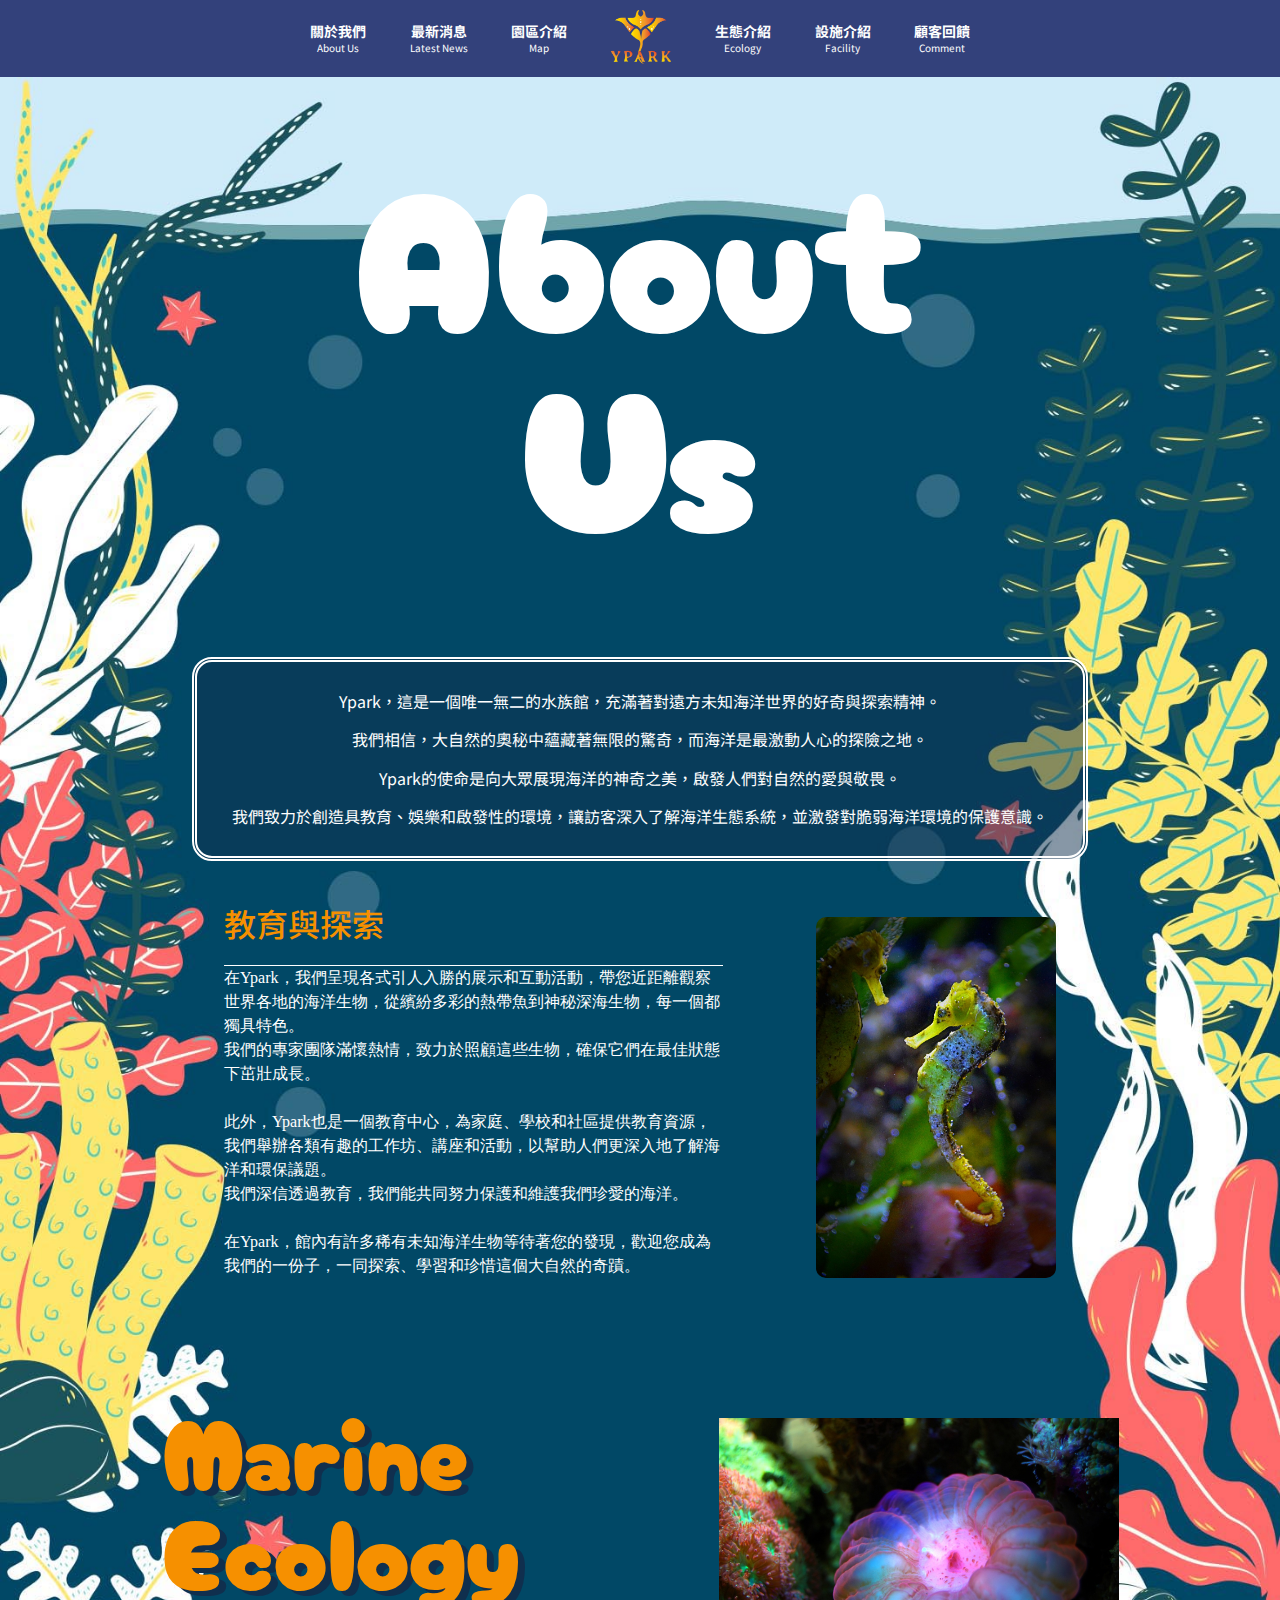
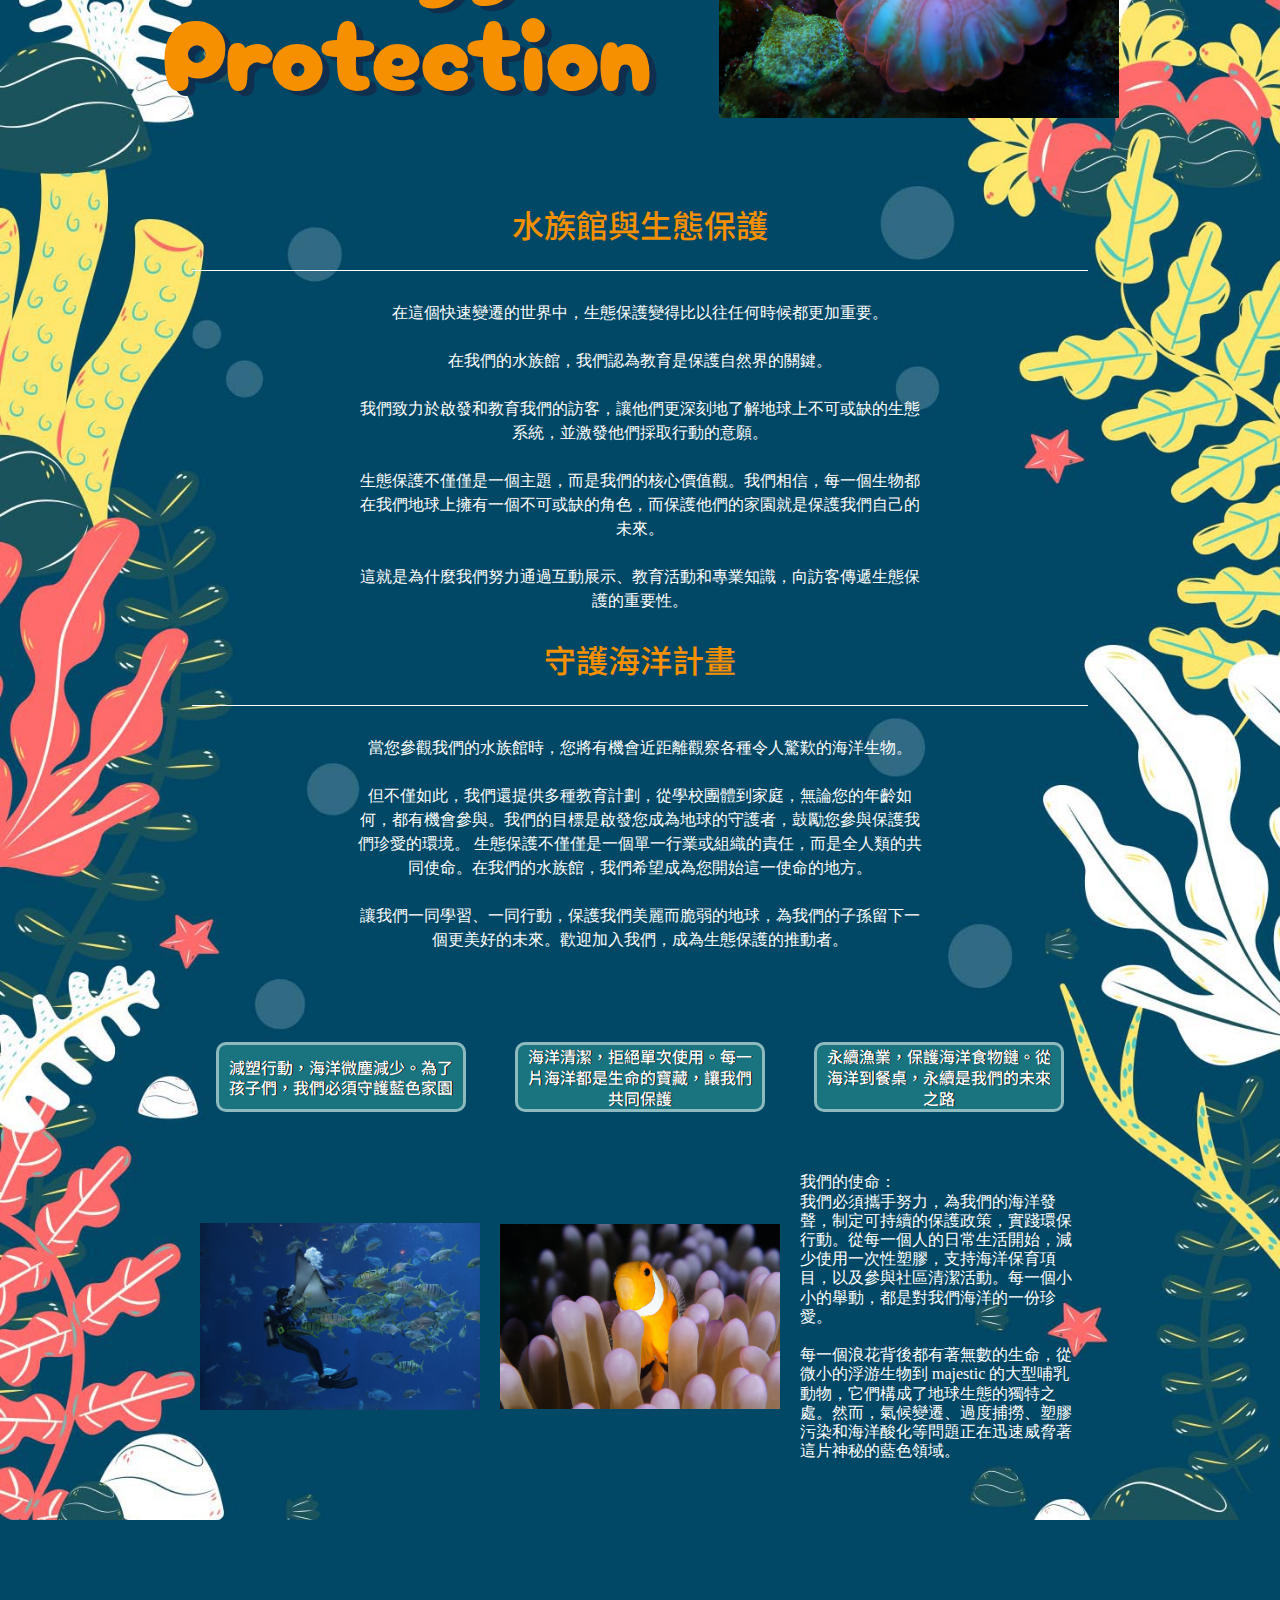
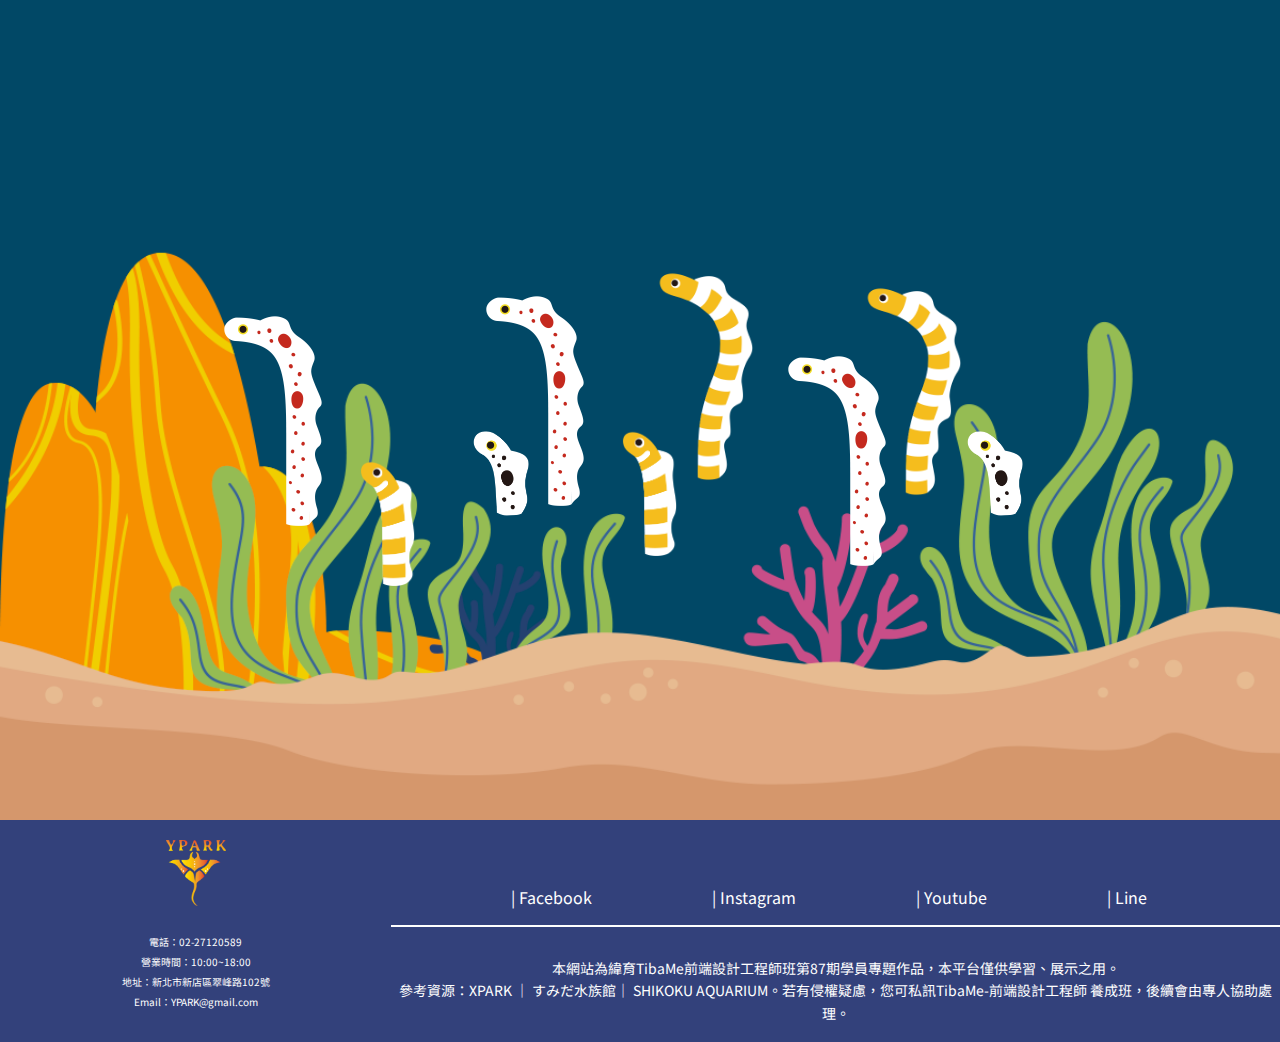
<file: AboutUs.html>
<!DOCTYPE html>
<html lang="en">

<head>
    <meta charset="UTF-8">
    <meta name="viewport" content="width=device-width, initial-scale=1.0">
    <title>關於我們</title>
    <link rel="stylesheet" href="./css/AboutUs.css">
    <link rel="stylesheet" href="./css/reset.css">
    <link rel="stylesheet" href="./css/header.css">
    <link rel="stylesheet" href="./css/footer.css">
    <link rel="icon" href="./img/favicon.ico" type="image/icon">
</head>

<body>
    <header>
        <nav class="hdNavbar">
            <ul>
                <li>
                    <a class="hdNav_list" href="./AboutUs.html">
                        <p class="cn_list">關於我們</p>
                        <p class="en_list">About Us</p>
                    </a>
                </li>
                <li>
                    <a class="hdNav_list" href="./LatestNews.html">
                        <p class="cn_list">最新消息</p>
                        <p class="en_list">Latest News</p>
                    </a>
                </li>
                <li>
                    <a class="hdNav_list" href="./Map.html">
                        <p class="cn_list">園區介紹</p>
                        <p class="en_list">Map</p>
                    </a>
                </li>
                <li>
                    <a class="hdBack_frontPage" href="./index.html">
                        <img class="top_logo" src="./img/LOGOheader.png">
                    </a>
                </li>
                <li>
                    <a class="hdNav_list" href="./Ecology.html">
                        <p class="cn_list">生態介紹</p>
                        <p class="en_list">Ecology</p>
                    </a>
                </li>
                <li>
                    <a class="hdNav_list" href="./Facility.html">
                        <p class="cn_list">設施介紹</p>
                        <p class="en_list">Facility</p>
                    </a>
                </li>
                <li>
                    <a class="hdNav_list" href="./Comment.html">
                        <p class="cn_list">顧客回饋</p>
                        <p class="en_list">Comment</p>
                    </a>
                </li>
            </ul>
            <div class="hamburger">
                <div class="container nav-container">
                    <input class="checkbox" type="checkbox" name="" id="" />
                    <div class="hamburger-lines">
                        <span class="line line1"></span>
                        <span class="line line2"></span>
                        <span class="line line3"></span>
                    </div>
                    <div class="menu-items">
                        <li><a href="./index.html">回首頁HOME</a></li>
                        <li><a href="./AboutUs.html">關於我們About Us</a></li>
                        <li><a href="./LatestNews.html">最新消息Latest News</a></li>
                        <li><a href="./Map.html">園區介紹Map</a></li>
                        <li><a href="./Ecology.html">生態介紹Ecology</a></li>
                        <li><a href="./Facility.html">設施介紹Facility</a></li>
                        <li><a href="./Comment.html">顧客回饋Comment</a></li>
                    </div>
                </div>
            </div>
        </nav>
    </header>

    <!--------------------content----------------------->
    <div class="content">
        <div class="cave">
            <h1>About<br>
                Us
            </h1>
            <div class="topIntroduceBlock">
                <div class="topIntroduce">
                    <p>Ypark，這是一個唯一無二的水族館，充滿著對遠方未知海洋世界的好奇與探索精神。<br><br>
                        我們相信，大自然的奧秘中蘊藏著無限的驚奇，而海洋是最激動人心的探險之地。<br><br>
                        Ypark的使命是向大眾展現海洋的神奇之美，啟發人們對自然的愛與敬畏。<br><br>
                        我們致力於創造具教育、娛樂和啟發性的環境，讓訪客深入了解海洋生態系統，並激發對脆弱海洋環境的保護意識。
                    </p>
                </div>
                <div class="topImgText">
                    <div>
                        <h2>教育與探索</h2>
                        <p>
                            在Ypark，我們呈現各式引人入勝的展示和互動活動，帶您近距離觀察世界各地的海洋生物，從繽紛多彩的熱帶魚到神秘深海生物，每一個都獨具特色。<br>
                            我們的專家團隊滿懷熱情，致力於照顧這些生物，確保它們在最佳狀態下茁壯成長。<br><br>
                            此外，Ypark也是一個教育中心，為家庭、學校和社區提供教育資源，我們舉辦各類有趣的工作坊、講座和活動，以幫助人們更深入地了解海洋和環保議題。<br>
                            我們深信透過教育，我們能共同努力保護和維護我們珍愛的海洋。<br><br>
                            在Ypark，館內有許多稀有未知海洋生物等待著您的發現，歡迎您成為我們的一份子，一同探索、學習和珍惜這個大自然的奇蹟。
                        </p>
                    </div>
                    <img src="./img/aquariumSeahorse.jpg">
                </div>

            </div>
            <div class="bottomIntroduce">
                <h1>Marine<br>
                    Ecology<br>
                    Protection
                </h1>
                <img src="./img/aquariumD.jpg">
            </div>
            <div class="bottomText">
                <h2>水族館與生態保護</h2>
                <p>在這個快速變遷的世界中，生態保護變得比以往任何時候都更加重要。<br><br>
                    在我們的水族館，我們認為教育是保護自然界的關鍵。<br><br>
                    我們致力於啟發和教育我們的訪客，讓他們更深刻地了解地球上不可或缺的生態系統，並激發他們採取行動的意願。<br><br>
                    生態保護不僅僅是一個主題，而是我們的核心價值觀。我們相信，每一個生物都在我們地球上擁有一個不可或缺的角色，而保護他們的家園就是保護我們自己的未來。<br><br>
                    這就是為什麼我們努力通過互動展示、教育活動和專業知識，向訪客傳遞生態保護的重要性。
                </p>
                <h2>守護海洋計畫</h2>
                <p>
                    當您參觀我們的水族館時，您將有機會近距離觀察各種令人驚歎的海洋生物。<br><br>
                    但不僅如此，我們還提供多種教育計劃，從學校團體到家庭，無論您的年齡如何，都有機會參與。我們的目標是啟發您成為地球的守護者，鼓勵您參與保護我們珍愛的環境。
                    生態保護不僅僅是一個單一行業或組織的責任，而是全人類的共同使命。在我們的水族館，我們希望成為您開始這一使命的地方。<br><br>
                    讓我們一同學習、一同行動，保護我們美麗而脆弱的地球，為我們的子孫留下一個更美好的未來。歡迎加入我們，成為生態保護的推動者。
                </p>
            </div>
            <div class="bottomBlock">
                <div class="bottomButton">
                    <div class="bottomButtonA">
                        <span>減塑行動，海洋微塵減少。為了孩子們，我們必須守護藍色家園</span>
                    </div>
                    <div class="bottomButtonB">
                        <span>海洋清潔，拒絕單次使用。每一片海洋都是生命的寶藏，讓我們共同保護</span>
                    </div>
                    <div class="bottomButtonC">
                        <span>永續漁業，保護海洋食物鏈。從海洋到餐桌，永續是我們的未來之路</span>
                    </div>
                </div>
                <div class="bottomImg">
                    <img src="./img/aquariumA.jpg">
                    <img src="./img/aquariumB.jpg">
                    <p>我們的使命：<br>
                        我們必須攜手努力，為我們的海洋發聲，制定可持續的保護政策，實踐環保行動。從每一個人的日常生活開始，減少使用一次性塑膠，支持海洋保育項目，以及參與社區清潔活動。每一個小小的舉動，都是對我們海洋的一份珍愛。<br><br>
                        每一個浪花背後都有著無數的生命，從微小的浮游生物到 majestic
                        的大型哺乳動物，它們構成了地球生態的獨特之處。然而，氣候變遷、過度捕撈、塑膠污染和海洋酸化等問題正在迅速威脅著這片神秘的藍色領域。
                    </p>
                </div>
            </div>
        </div>
    </div>
    <div class="beach">
        <div class="gardenEel">
            <img class="gardenEel_A" src="./img/gardenEel_A.png" alt="">
            <img class="gardenEel_B" src="./img/gardenEel_D.png" alt="">
            <img class="gardenEel_C" src="./img/gardenEel_C.png" alt="">
            <img class="gardenEel_D" src="./img/gardenEel_A.png" alt="">
            <img class="gardenEel_E" src="./img/gardenEel_D.png" alt="">
            <img class="gardenEel_F" src="./img/gardenEel_B.png" alt="">
            <img class="gardenEel_G" src="./img/gardenEel_A.png" alt="">
            <img class="gardenEel_H" src="./img/gardenEel_B.png" alt="">
            <img class="gardenEel_I" src="./img/gardenEel_C.png" alt="">
        </div>
    </div>
    </div>
    <!--------------------footer----------------------->
    <footer>
        <nav class="footerContainer">
            <div class="footerLeft">
                <ul>
                    <li>
                        <img class="ftBottomLOGO" src="./img/LOGOfooter.png">
                    </li>
                    <li>
                        <p>
                            電話：02-27120589<br>
                            營業時間：10:00~18:00<br>
                            地址：新北市新店區翠峰路102號<br>
                            Email：YPARK@gmail.com<br>
                        </p>
                    </li>
                </ul>
            </div>
            <div class="footerRight">
                <div class="footerRightItem">
                    <a>| Facebook</a>
                    <a>| Instagram</a>
                    <a>| Youtube</a>
                    <a>| Line</a>
                </div>
                <div>
                    <p>本網站為緯育TibaMe前端設計工程師班第87期學員專題作品，本平台僅供學習、展示之用。<br>
                        參考資源：XPARK ｜ すみだ水族館｜ SHIKOKU AQUARIUM。若有侵權疑慮，您可私訊TibaMe-前端設計工程師 養成班，後續會由專人協助處理。
                    </p>
                </div>
            </div>
        </nav>
    </footer>

</body>

</html>
</file>
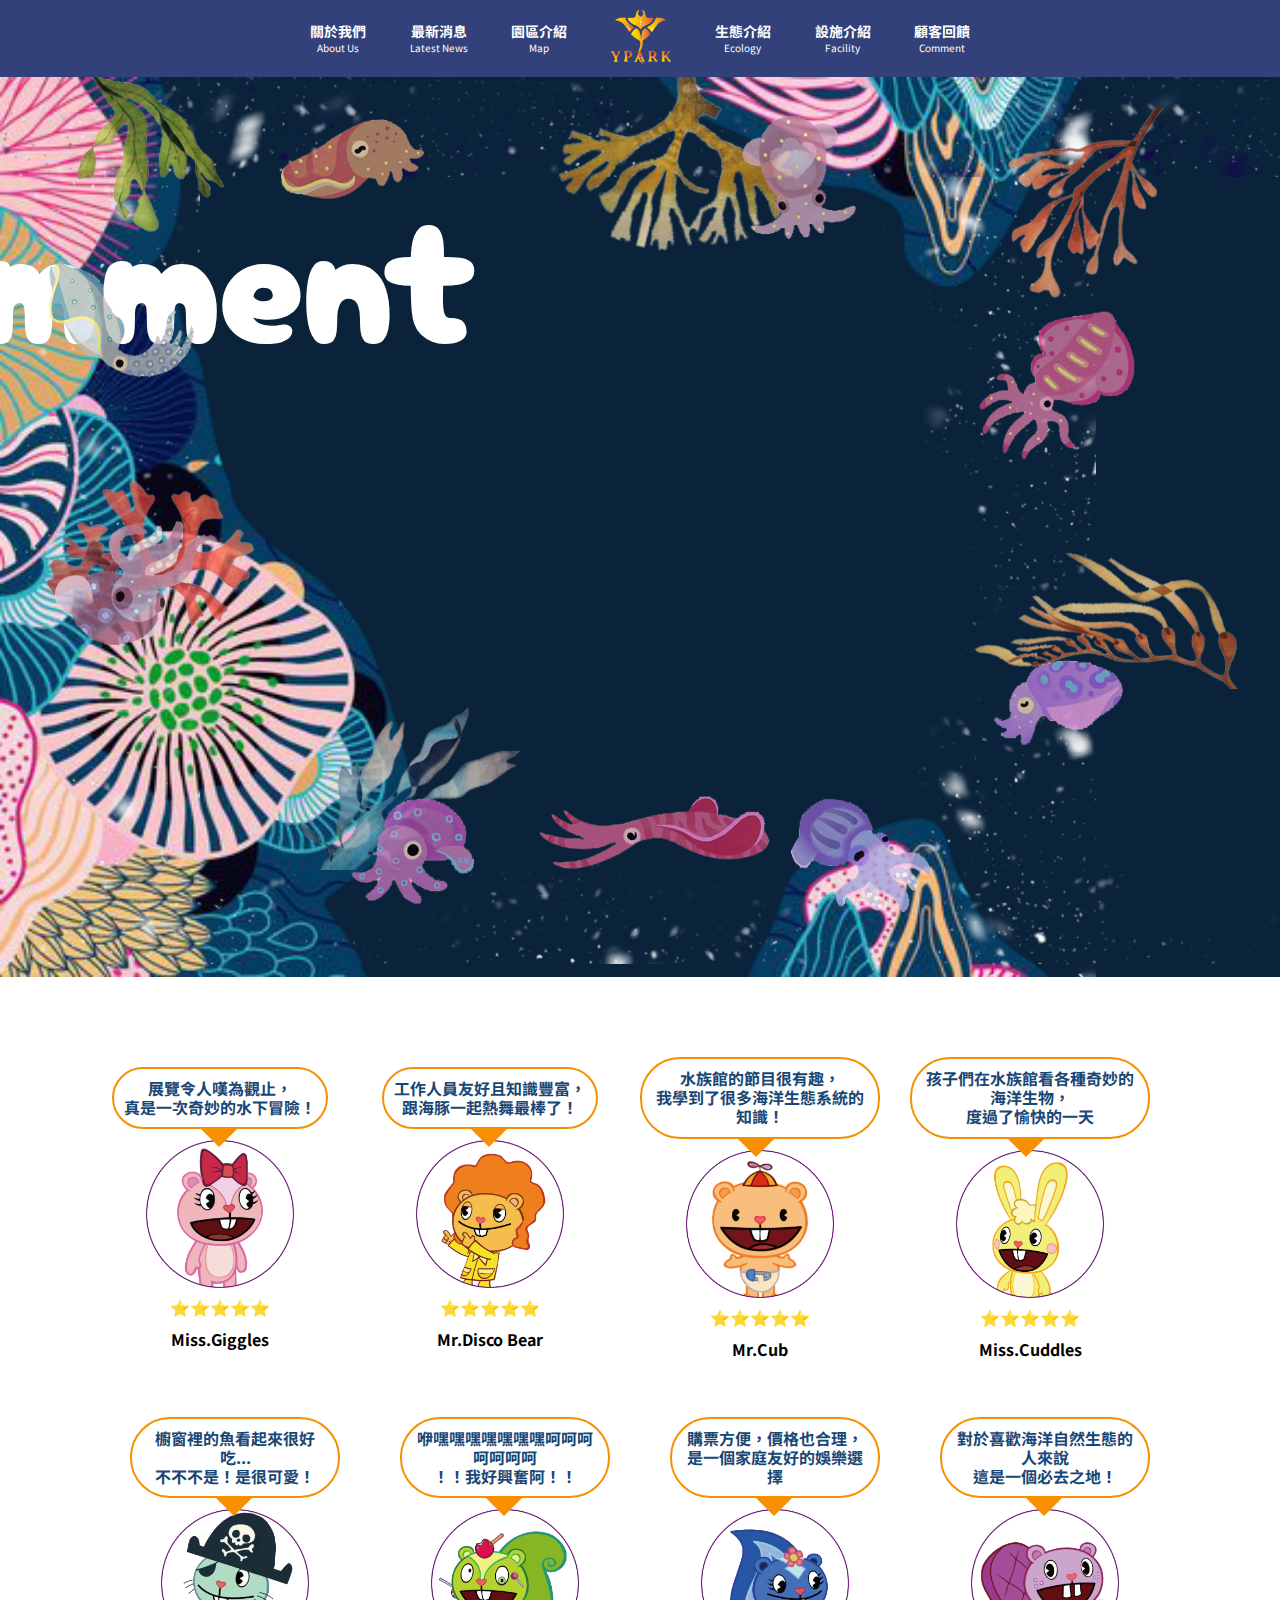
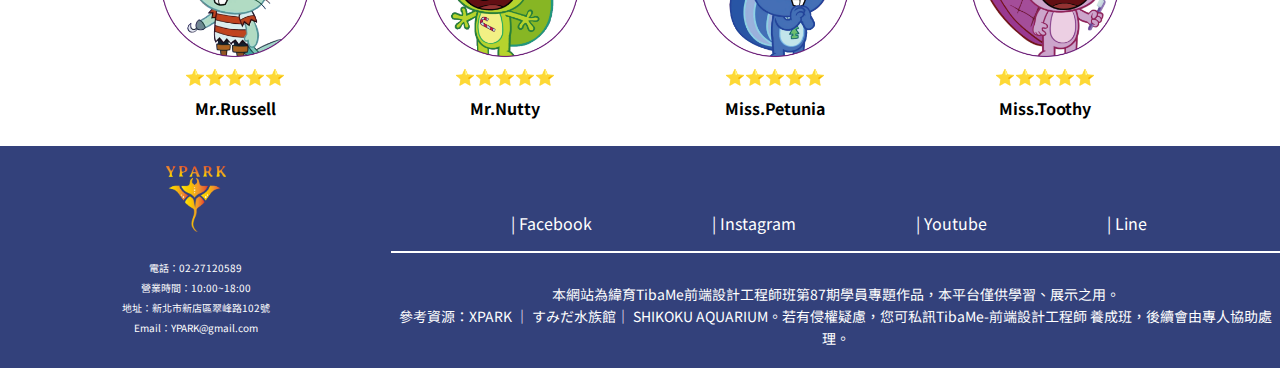
<file: Comment.html>
<!DOCTYPE html>
<html lang="en">

<head>
    <meta charset="UTF-8">
    <meta name="viewport" content="width=device-width, initial-scale=1.0">
    <title>顧客回饋</title>
    <link rel="stylesheet" href="./css/Comment.css">
    <link rel="stylesheet" href="./css/reset.css">
    <link rel="stylesheet" href="./css/header.css">
    <link rel="stylesheet" href="./css/footer.css">
    <link rel="icon" href="./img/favicon.ico" type="image/icon">
    <script src="./js/Comment.js"></script>
</head>

<body>
    <header>
        <nav class="hdNavbar">
            <ul>
                <li>
                    <a class="hdNav_list" href="./AboutUs.html">
                        <p class="cn_list">關於我們</p>
                        <p class="en_list">About Us</p>
                    </a>
                </li>
                <li>
                    <a class="hdNav_list" href="./LatestNews.html">
                        <p class="cn_list">最新消息</p>
                        <p class="en_list">Latest News</p>
                    </a>
                </li>
                <li>
                    <a class="hdNav_list" href="./Map.html">
                        <p class="cn_list">園區介紹</p>
                        <p class="en_list">Map</p>
                    </a>
                </li>
                <li>
                    <a class="hdBack_frontPage" href="./index.html">
                        <img class="top_logo" src="./img/LOGOheader.png">
                    </a>
                </li>
                <li>
                    <a class="hdNav_list" href="./Ecology.html">
                        <p class="cn_list">生態介紹</p>
                        <p class="en_list">Ecology</p>
                    </a>
                </li>
                <li>
                    <a class="hdNav_list" href="./Facility.html">
                        <p class="cn_list">設施介紹</p>
                        <p class="en_list">Facility</p>
                    </a>
                </li>
                <li>
                    <a class="hdNav_list" href="./Comment.html">
                        <p class="cn_list">顧客回饋</p>
                        <p class="en_list">Comment</p>
                    </a>
                </li>
            </ul>
            <div class="hamburger">
                <div class="container nav-container">
                    <input class="checkbox" type="checkbox" name="" id="" />
                    <div class="hamburger-lines">
                        <span class="line line1"></span>
                        <span class="line line2"></span>
                        <span class="line line3"></span>
                    </div>
                    <div class="menu-items">
                        <li><a href="./index.html">回首頁HOME</a></li>
                        <li><a href="./AboutUs.html">關於我們About Us</a></li>
                        <li><a href="./LatestNews.html">最新消息Latest News</a></li>
                        <li><a href="./Map.html">園區介紹Map</a></li>
                        <li><a href="./Ecology.html">生態介紹Ecology</a></li>
                        <li><a href="./Facility.html">設施介紹Facility</a></li>
                        <li><a href="./Comment.html">顧客回饋Comment</a></li>
                    </div>
                </div>
            </div>
        </nav>
    </header>

    <!--------------------content----------------------->
    <div class="contentGB">
        <h1 class="Comment" id="Comment">Comment</h1>
        <h1 class="Comment_RWD">Comment</h1>
        <div class="coralBG">
            <div class="topBlock">
                <div class="seaweedTop" id="seaweedTop"></div>
                <div class="snowTop" id="snowTop"></div>
                <div class="squidTop">
                    <div class="squidA" id="squidA"></div>
                    <div class="squidB" id="squidB"></div>
                </div>
            </div>
            <div class="rightBlock">
                <div class="seaweedRight" id="seaweedRight"></div>
                <div class="snowRight" id="snowRight"></div>
                <div class="squidRight">
                    <div class="squidC" id="squidC"></div>
                    <div class="squidD" id="squidD"></div>
                </div>
            </div>
            <div class="bottomBlock">
                <div class="seaweedBottom" id="seaweedBottom"></div>
                <div class="snowBottom" id="snowBottom"></div>
                <div class="squidBottom">
                    <div class="squidE" id="squidE"></div>
                    <div class="squidF" id="squidF"></div>
                    <div class="squidG" id="squidG"></div>
                </div>
            </div>
            <div class="leftBlock">
                <div class="seaweedLeft" id="seaweedLeft"></div>
                <div class="snowLeft" id="snowLeft"></div>
                <div class="squidLeft">
                    <div class="squidH" id="squidH"></div>
                    <div class="squidI" id="squidI"></div>
                </div>
            </div>
        </div>

        <div class="commentBox">
            <div class="messageFirstRow">
                <div class="messageA">
                    <div class="Pop-ups">
                        <p>展覽令人嘆為觀止，<br>
                            真是一次奇妙的水下冒險！
                        </p>
                    </div>
                    <img src="./img/messageA.png">
                    <span>⭐⭐⭐⭐⭐
                        <br><br>
                        Miss.Giggles
                    </span>
                </div>
                <div class="messageB">
                    <div class="Pop-ups">
                        <p>
                            工作人員友好且知識豐富，<br>
                            跟海豚一起熱舞最棒了！
                        </p>
                    </div>
                    <img src="./img/messageB.png">
                    <span>⭐⭐⭐⭐⭐
                        <br><br>
                        Mr.Disco Bear
                    </span>
                </div>
                <div class="messageC">
                    <div class="Pop-ups">
                        <p>
                            水族館的節目很有趣，<br>
                            我學到了很多海洋生態系統的知識！
                        </p>
                    </div>
                    <img src="./img/messageC.png">
                    <span>⭐⭐⭐⭐⭐
                        <br><br>
                        Mr.Cub
                    </span>
                </div>
                <div class="messageD">
                    <div class="Pop-ups">
                        <p>孩子們在水族館看各種奇妙的海洋生物，<br>
                            度過了愉快的一天
                        </p>
                    </div>
                    <img src="./img/messageD.png">
                    <span>⭐⭐⭐⭐⭐
                        <br><br>
                        Miss.Cuddles
                    </span>
                </div>
            </div>
            <div class="messageSecondRow">
                <div class="messageE">
                    <div class="Pop-ups">
                        <p>櫥窗裡的魚看起來很好吃...<br>
                            不不不是！是很可愛！
                        </p>
                    </div>
                    <img src="./img/messageE.png">
                    <span>⭐⭐⭐⭐⭐
                        <br><br>
                        Mr.Russell
                    </span>
                </div>
                <div class="messageF">
                    <div class="Pop-ups">
                        <p>咿嘿嘿嘿嘿嘿嘿嘿呵呵呵呵呵呵呵<br>
                            ！！我好興奮阿！！
                        </p>
                    </div>
                    <img src="./img/messageF.png">
                    <span>⭐⭐⭐⭐⭐
                        <br><br>
                        Mr.Nutty
                    </span>
                </div>
                <div class="messageG">
                    <div class="Pop-ups">
                        <p>
                            購票方便，價格也合理，<br>
                            是一個家庭友好的娛樂選擇
                        </p>
                    </div>
                    <img src="./img/messageG.png">
                    <span>⭐⭐⭐⭐⭐
                        <br><br>
                        Miss.Petunia
                    </span>
                </div>
                <div class="messageH">
                    <div class="Pop-ups">
                        <p>對於喜歡海洋自然生態的人來說<br>
                            這是一個必去之地！</p>
                    </div>
                    <img src="./img/messageH.png">
                    <span>⭐⭐⭐⭐⭐
                        <br><br>
                        Miss.Toothy
                    </span>
                </div>
            </div>
        </div>
    </div>
    <!--------------------footer----------------------->
    <footer>
        <nav class="footerContainer">
            <div class="footerLeft">
                <ul>
                    <li>
                        <img class="ftBottomLOGO" src="./img/LOGOfooter.png">
                    </li>
                    <li>
                        <p>
                            電話：02-27120589<br>
                            營業時間：10:00~18:00<br>
                            地址：新北市新店區翠峰路102號<br>
                            Email：YPARK@gmail.com<br>
                        </p>
                    </li>
                </ul>
            </div>
            <div class="footerRight">
                <div class="footerRightItem">
                    <a>| Facebook</a>
                    <a>| Instagram</a>
                    <a>| Youtube</a>
                    <a>| Line</a>
                </div>
                <div>
                    <p>本網站為緯育TibaMe前端設計工程師班第87期學員專題作品，本平台僅供學習、展示之用。<br>
                        參考資源：XPARK ｜ すみだ水族館｜ SHIKOKU AQUARIUM。若有侵權疑慮，您可私訊TibaMe-前端設計工程師 養成班，後續會由專人協助處理。
                    </p>
                </div>
            </div>
        </nav>
    </footer>

</body>

</html>
</file>
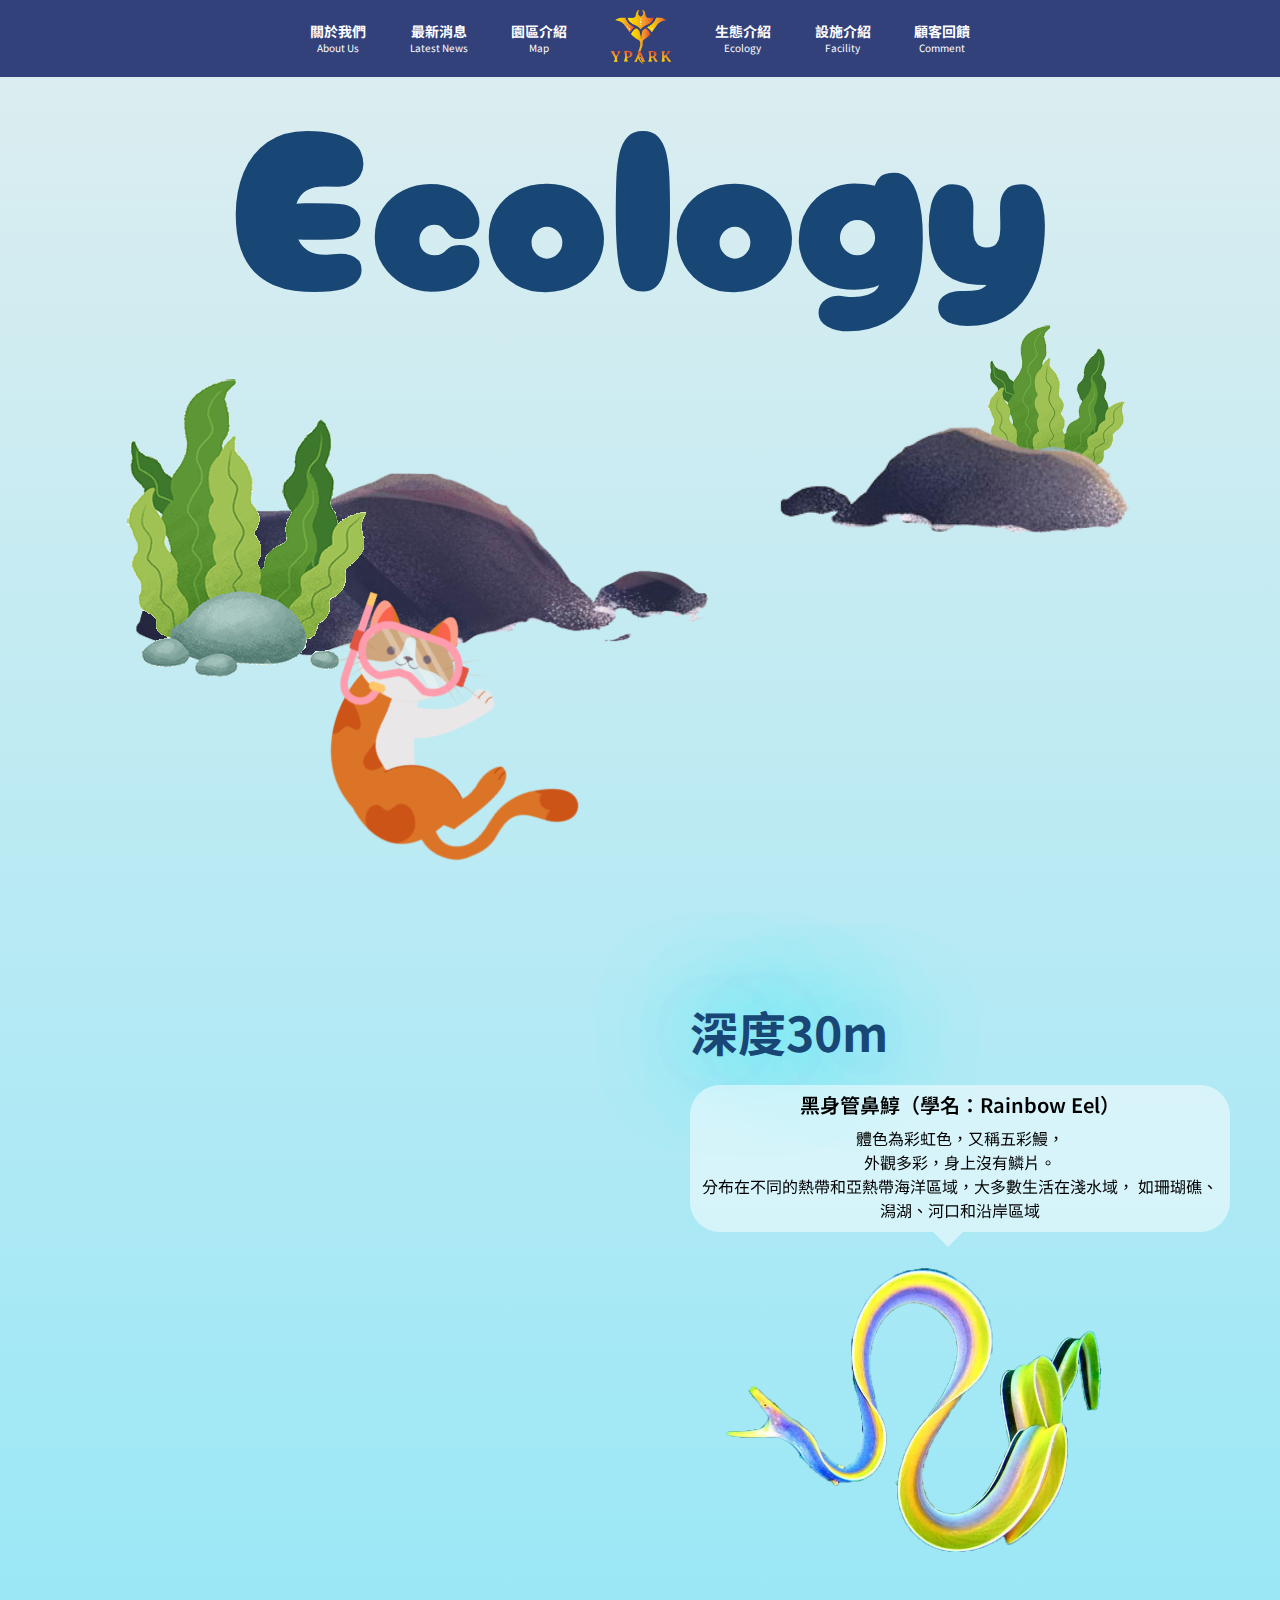
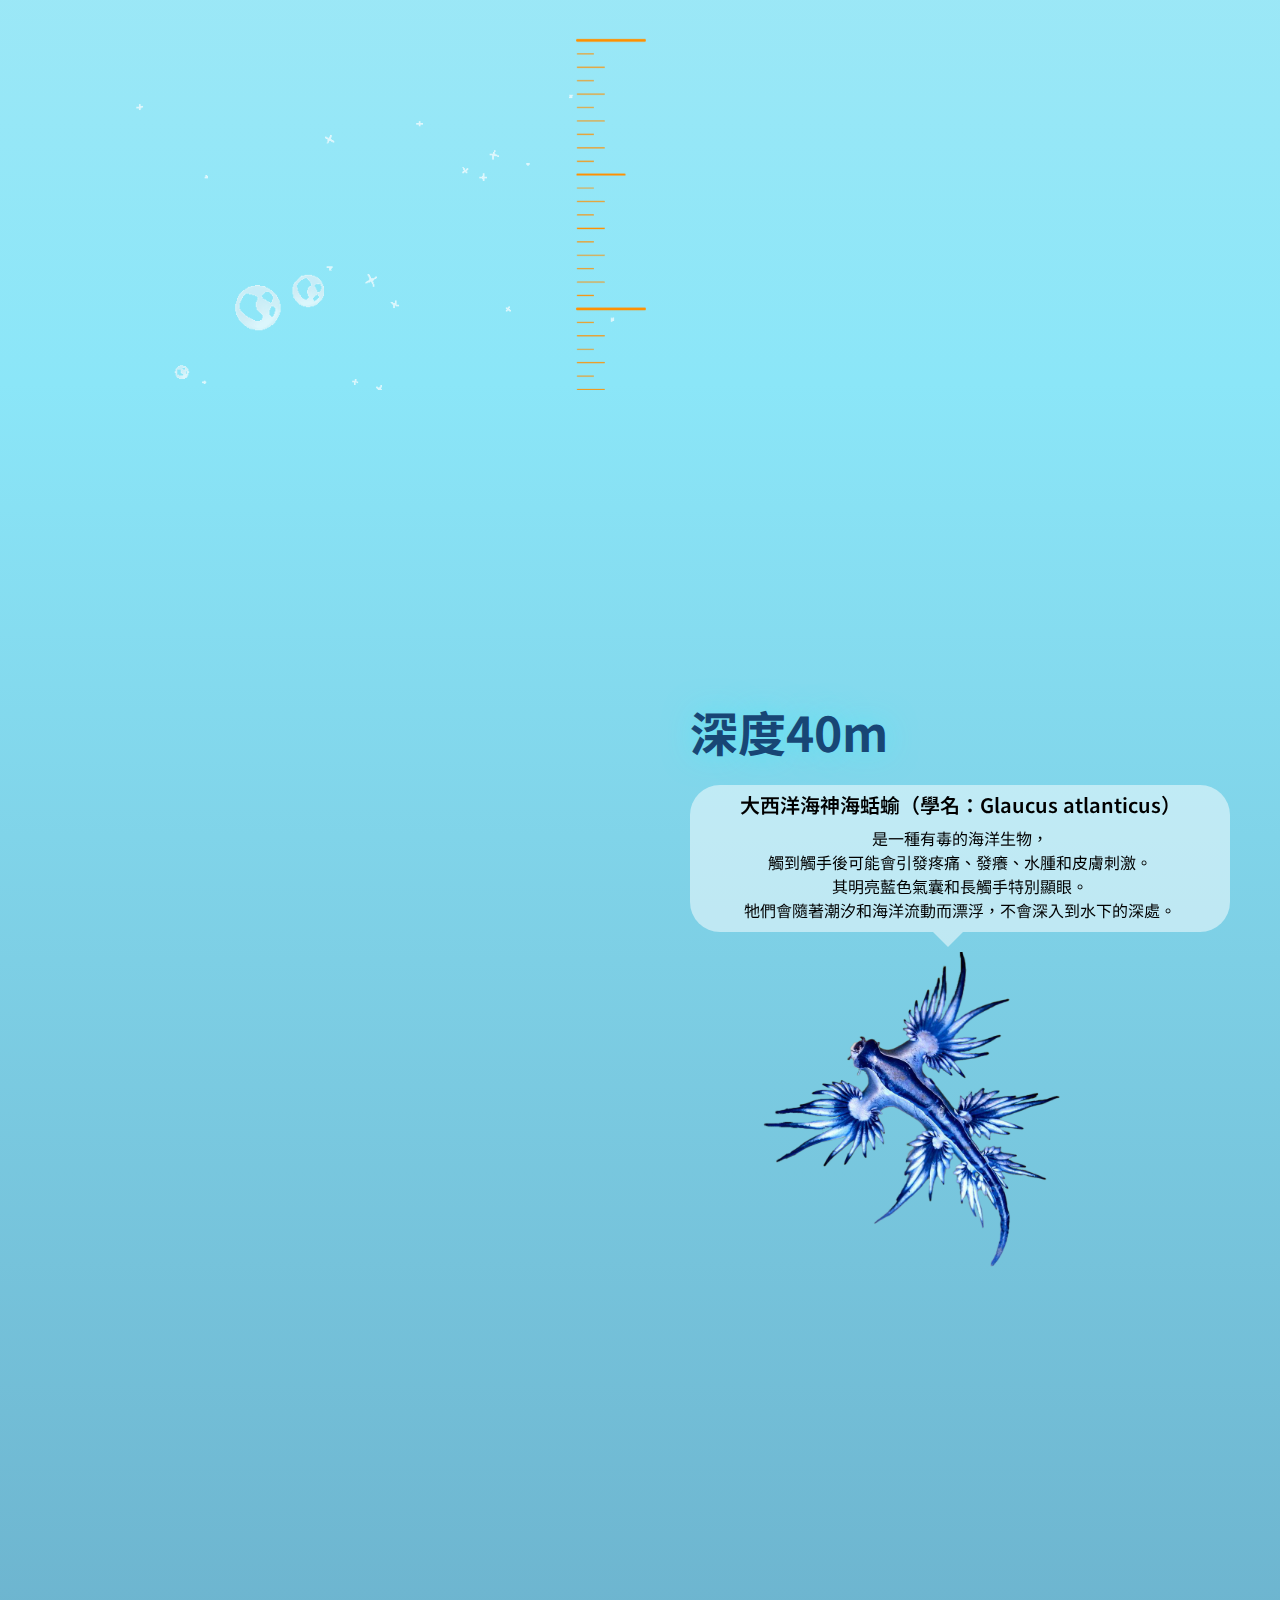
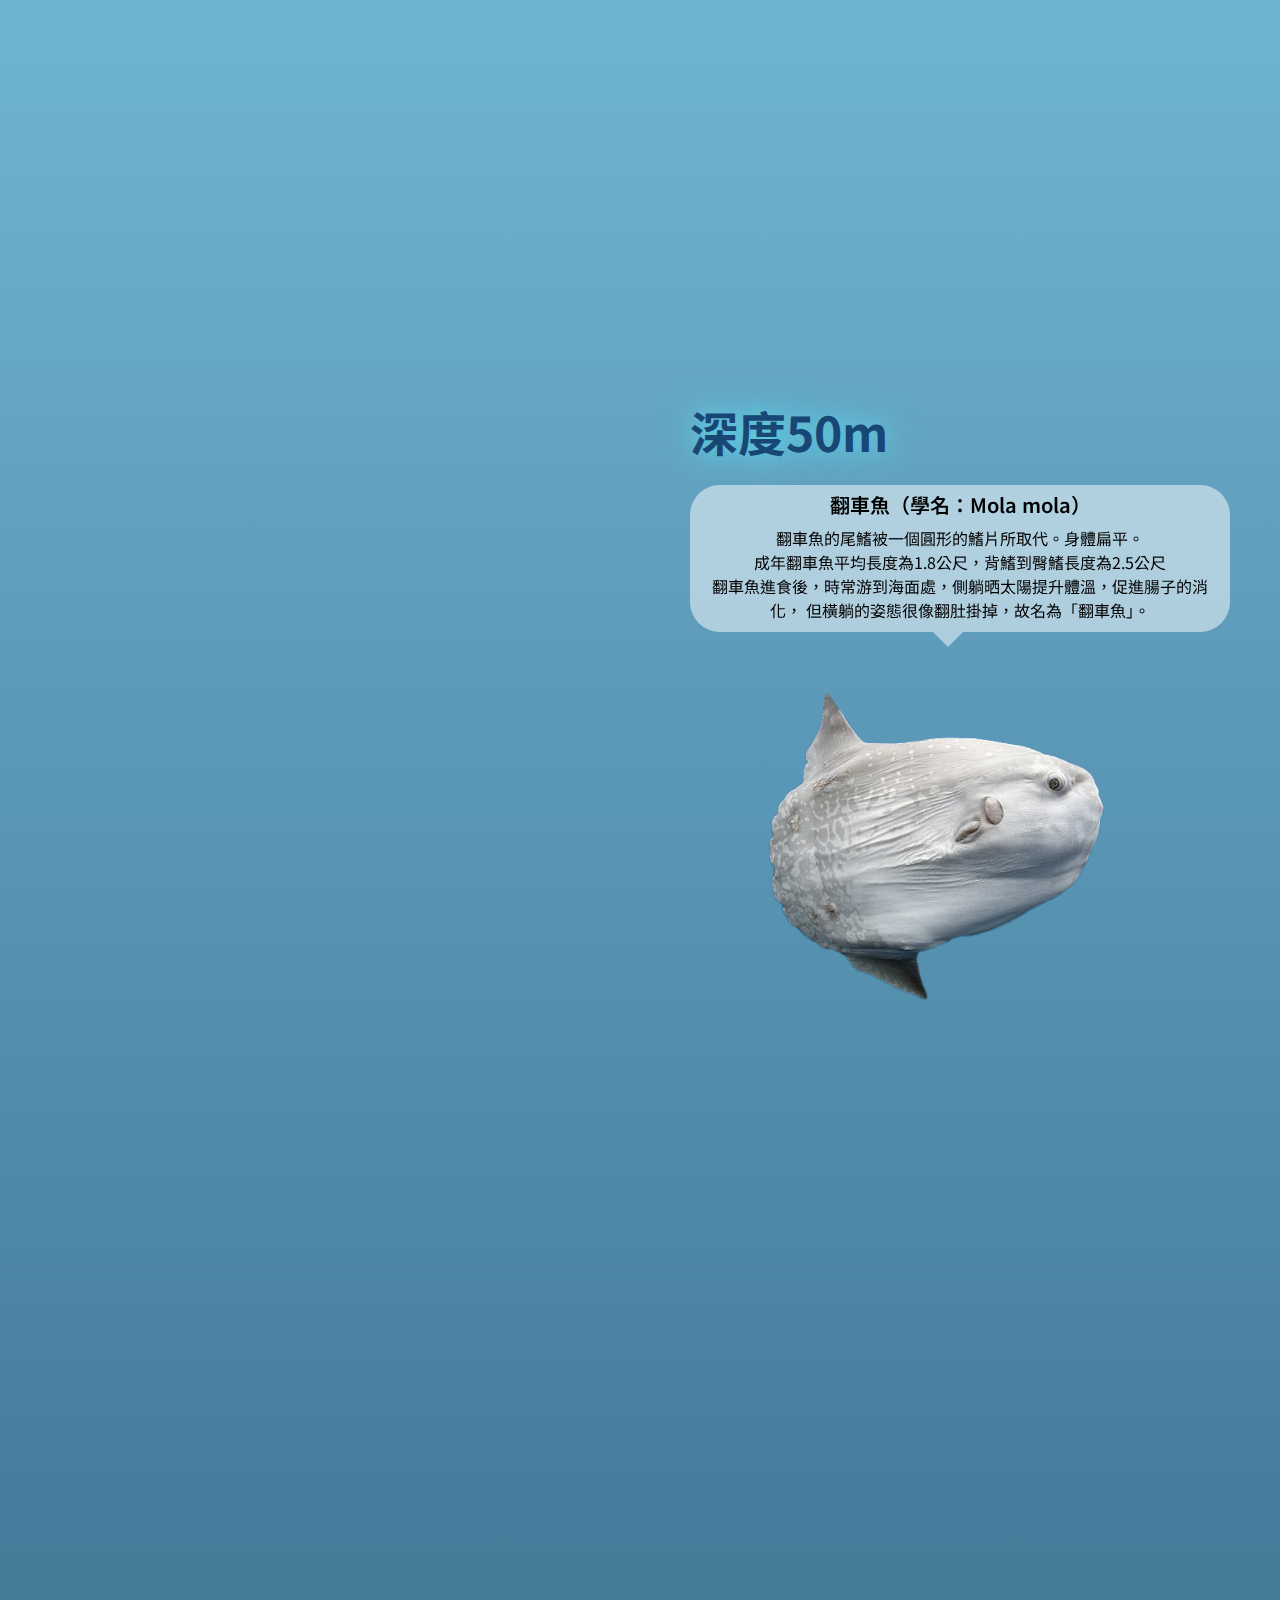
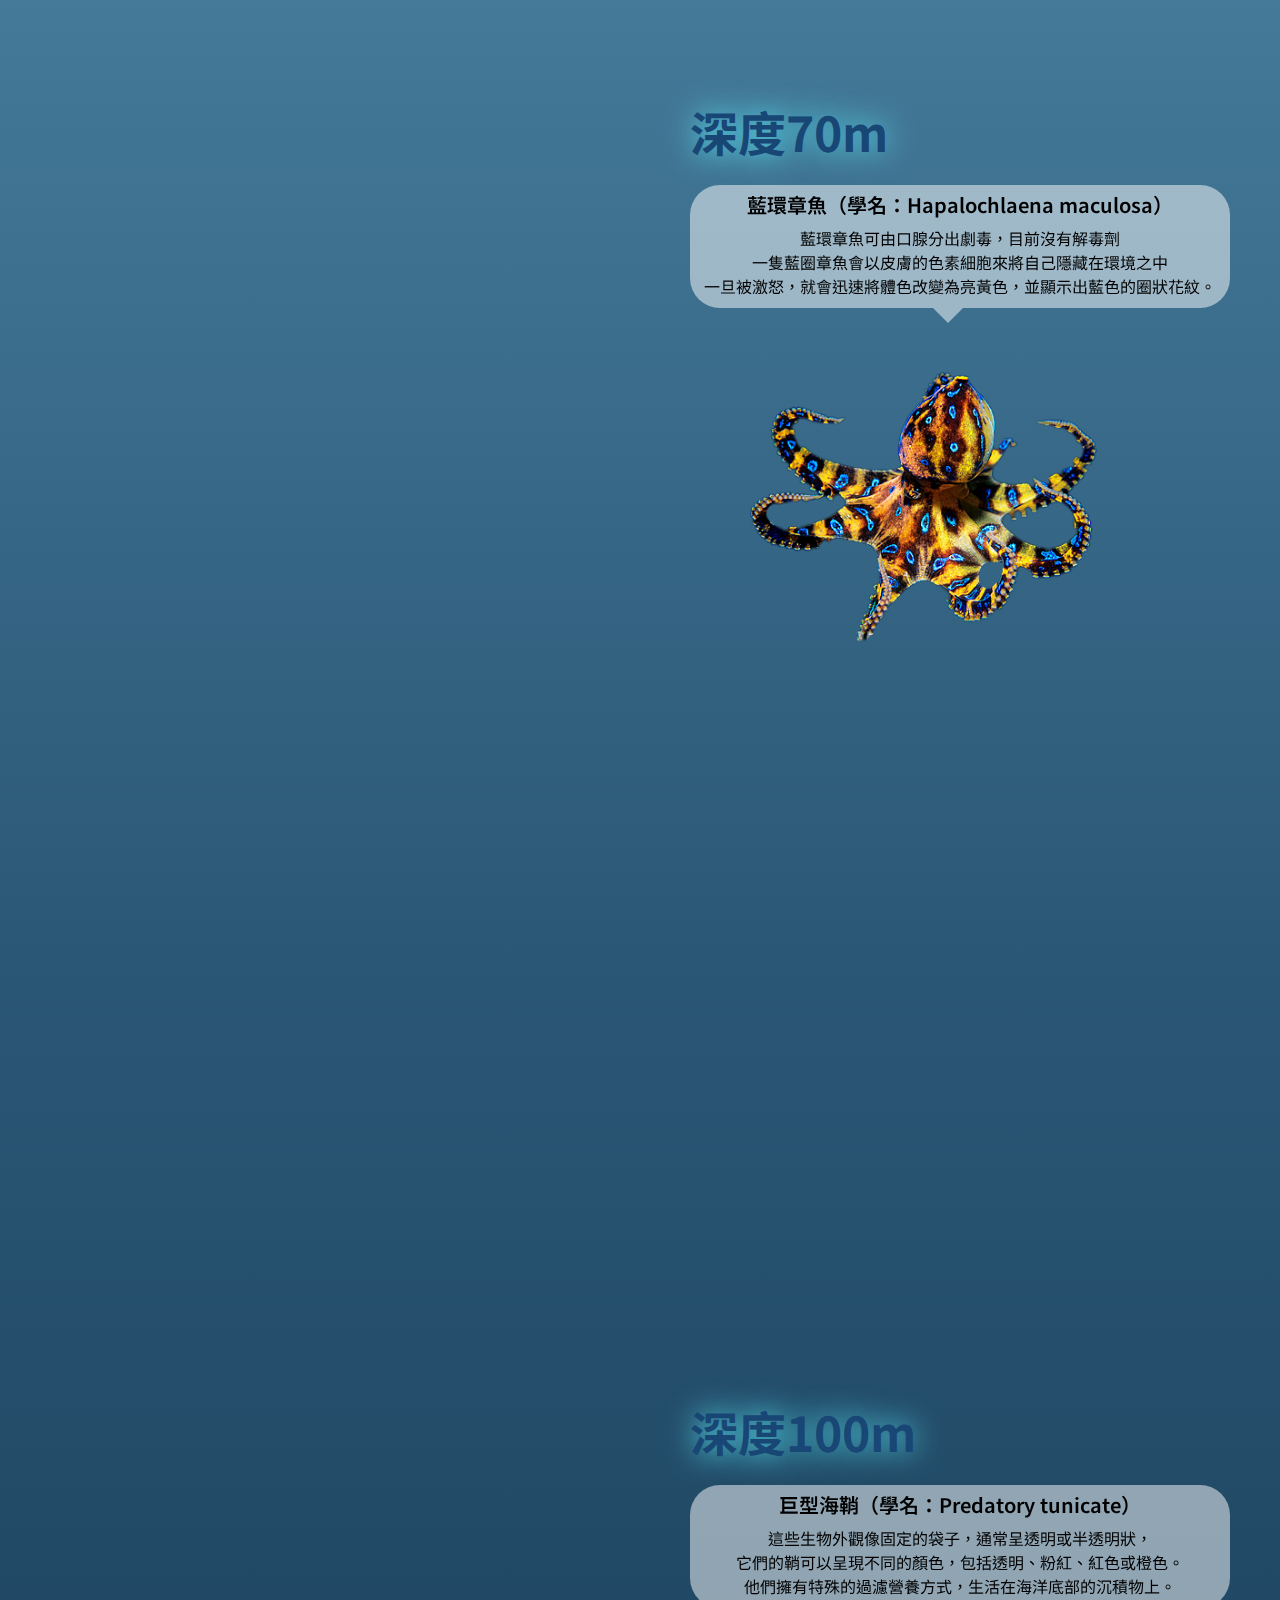
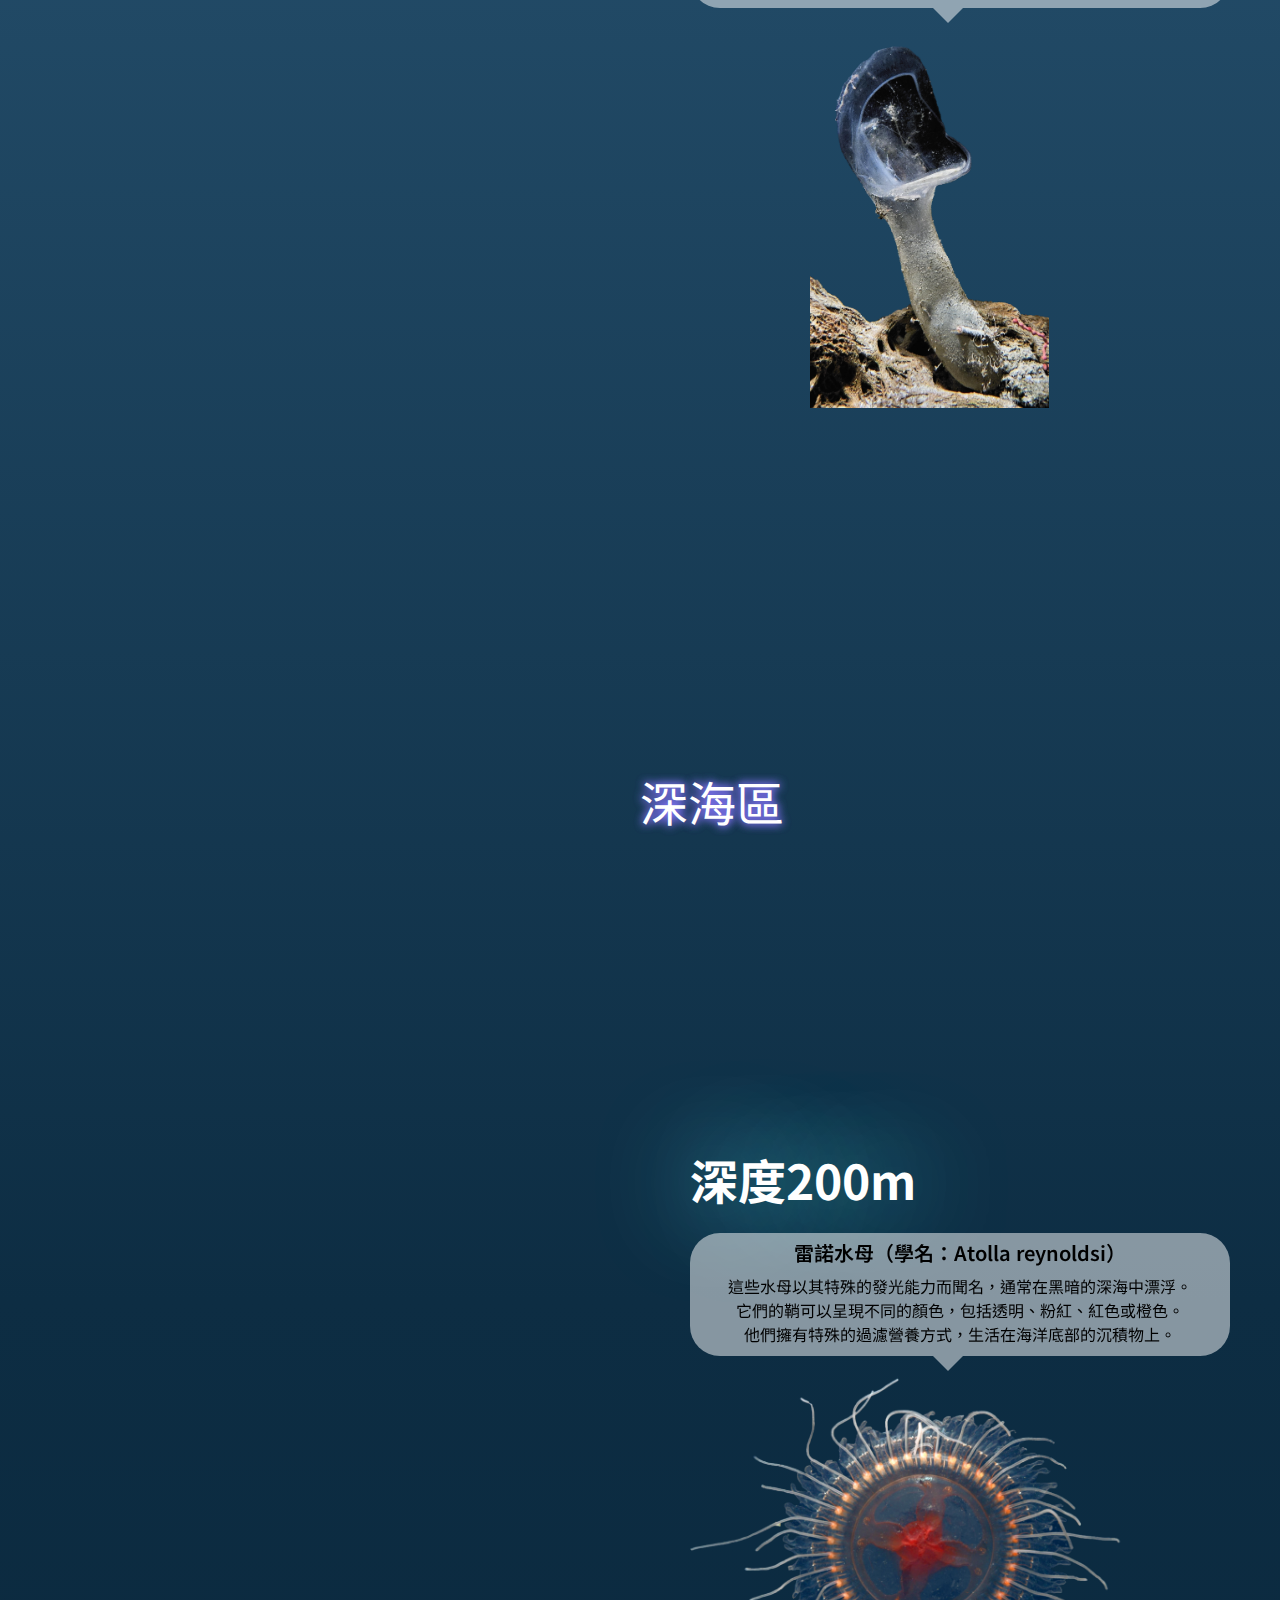
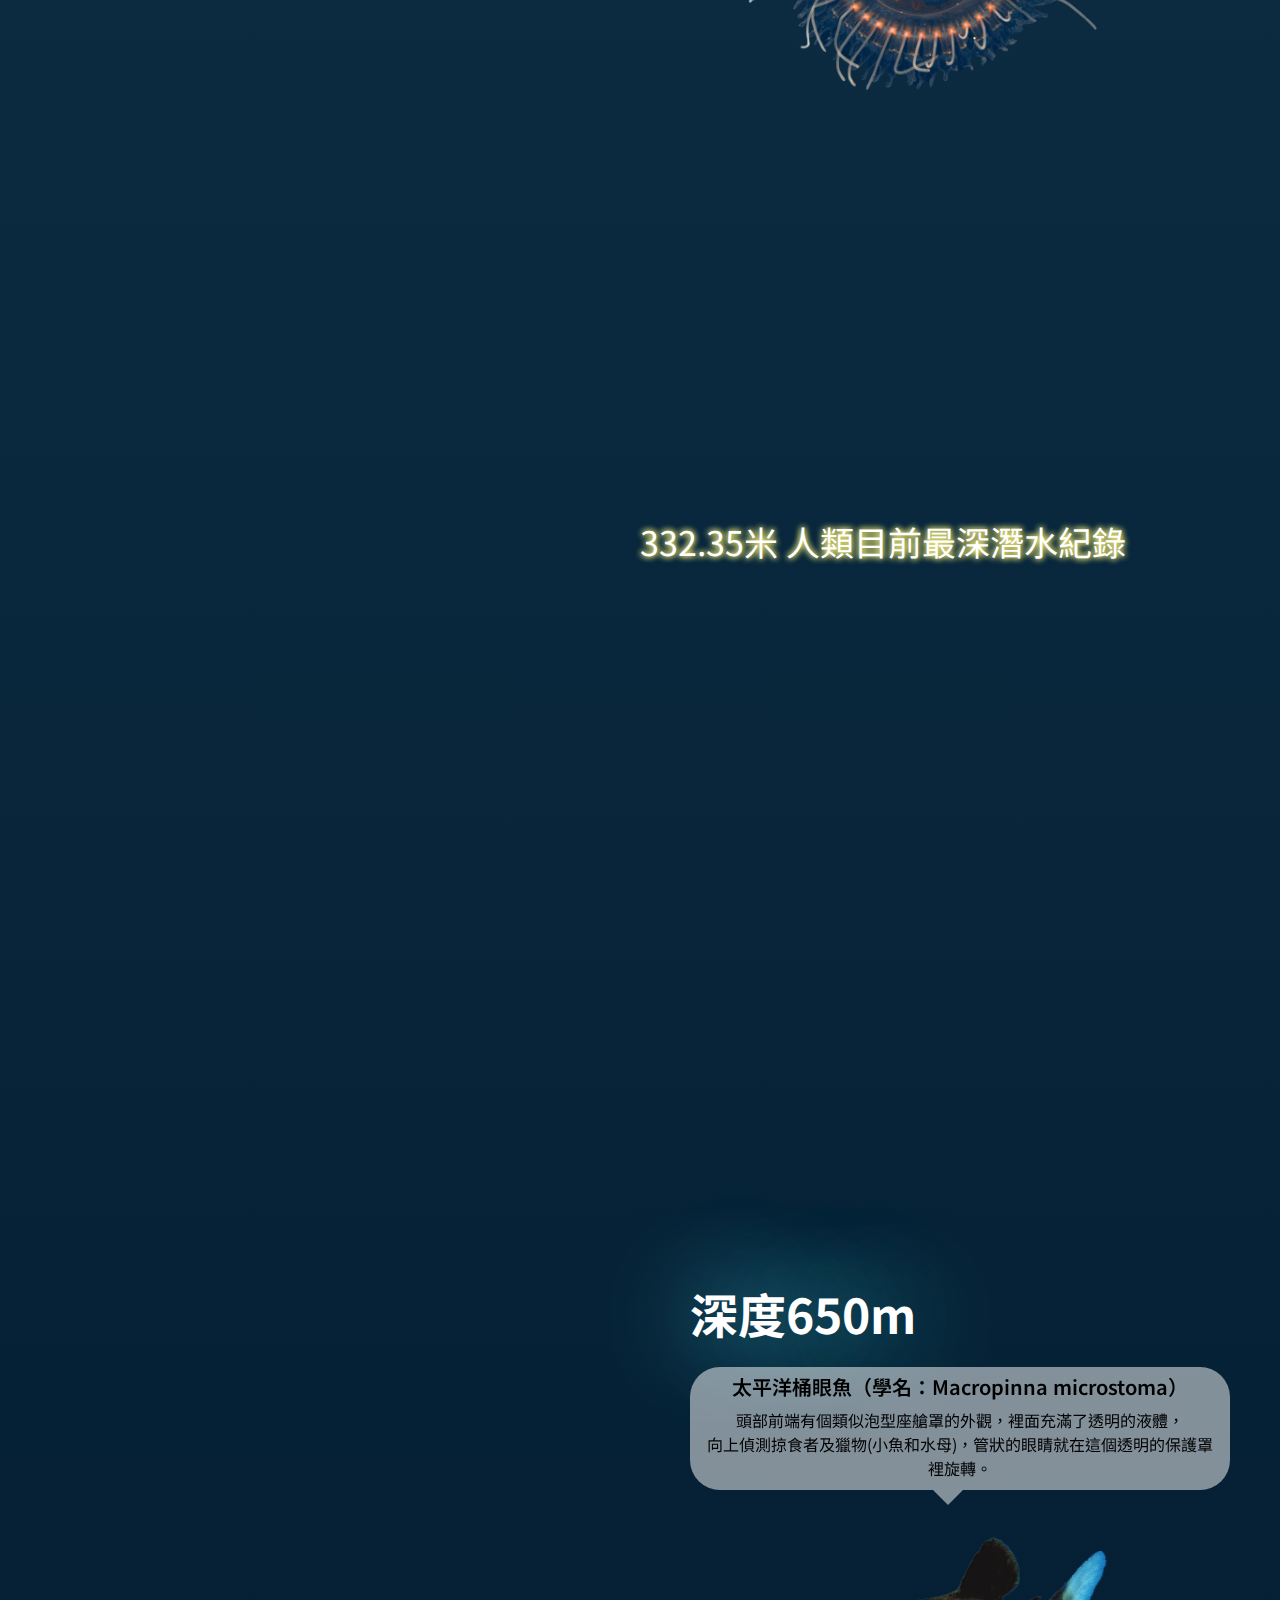
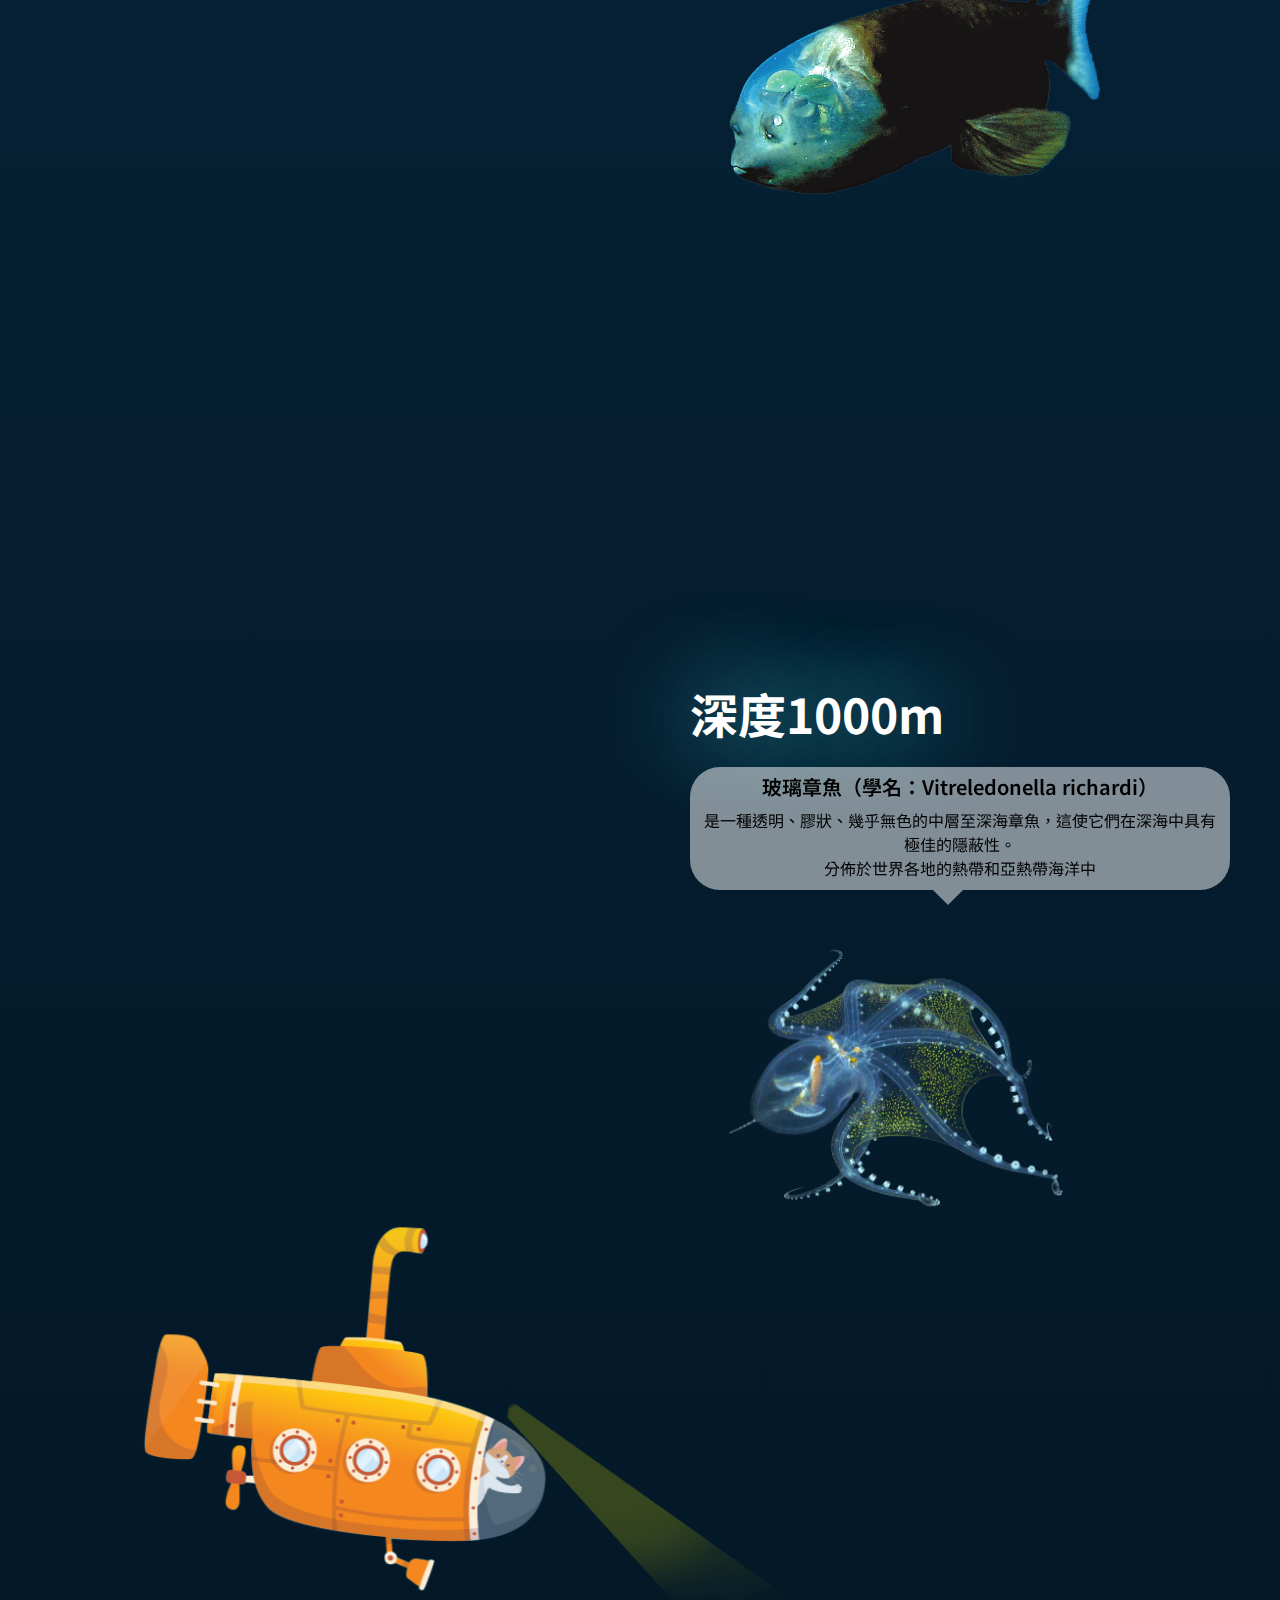
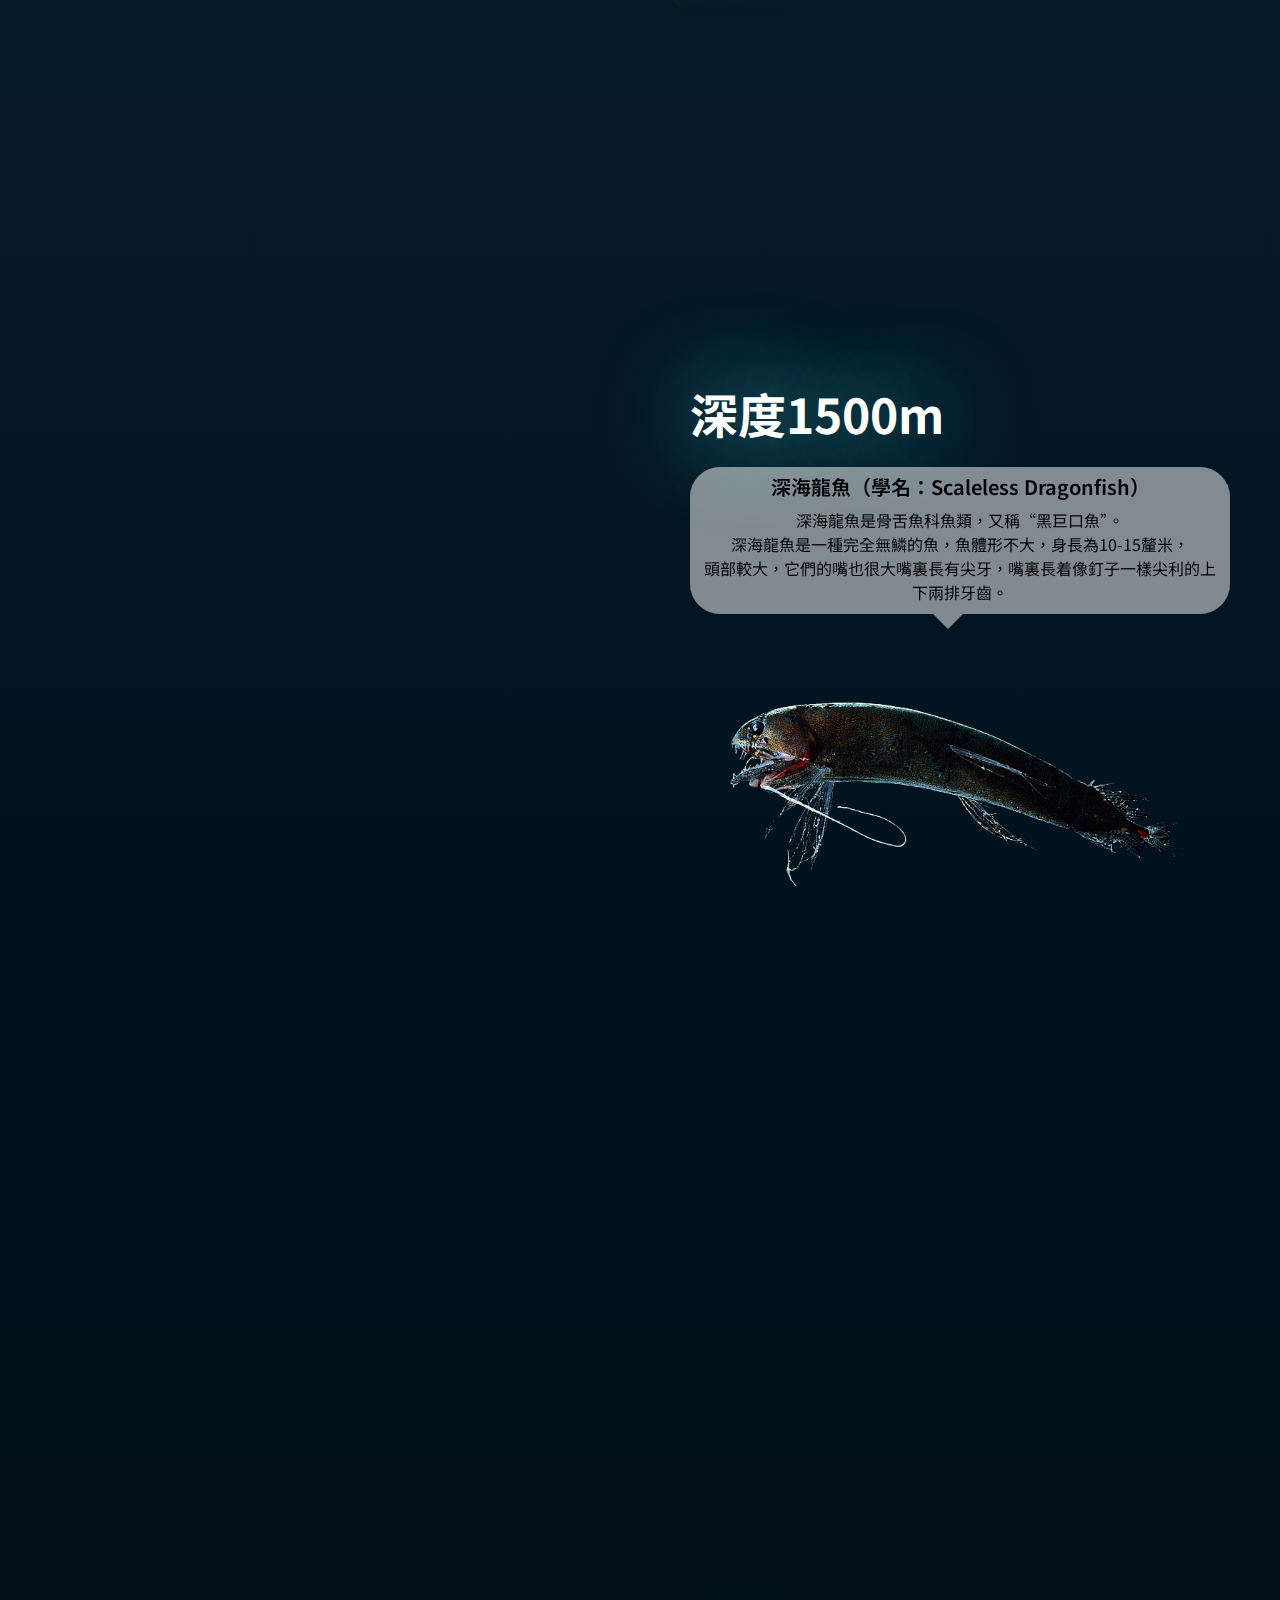
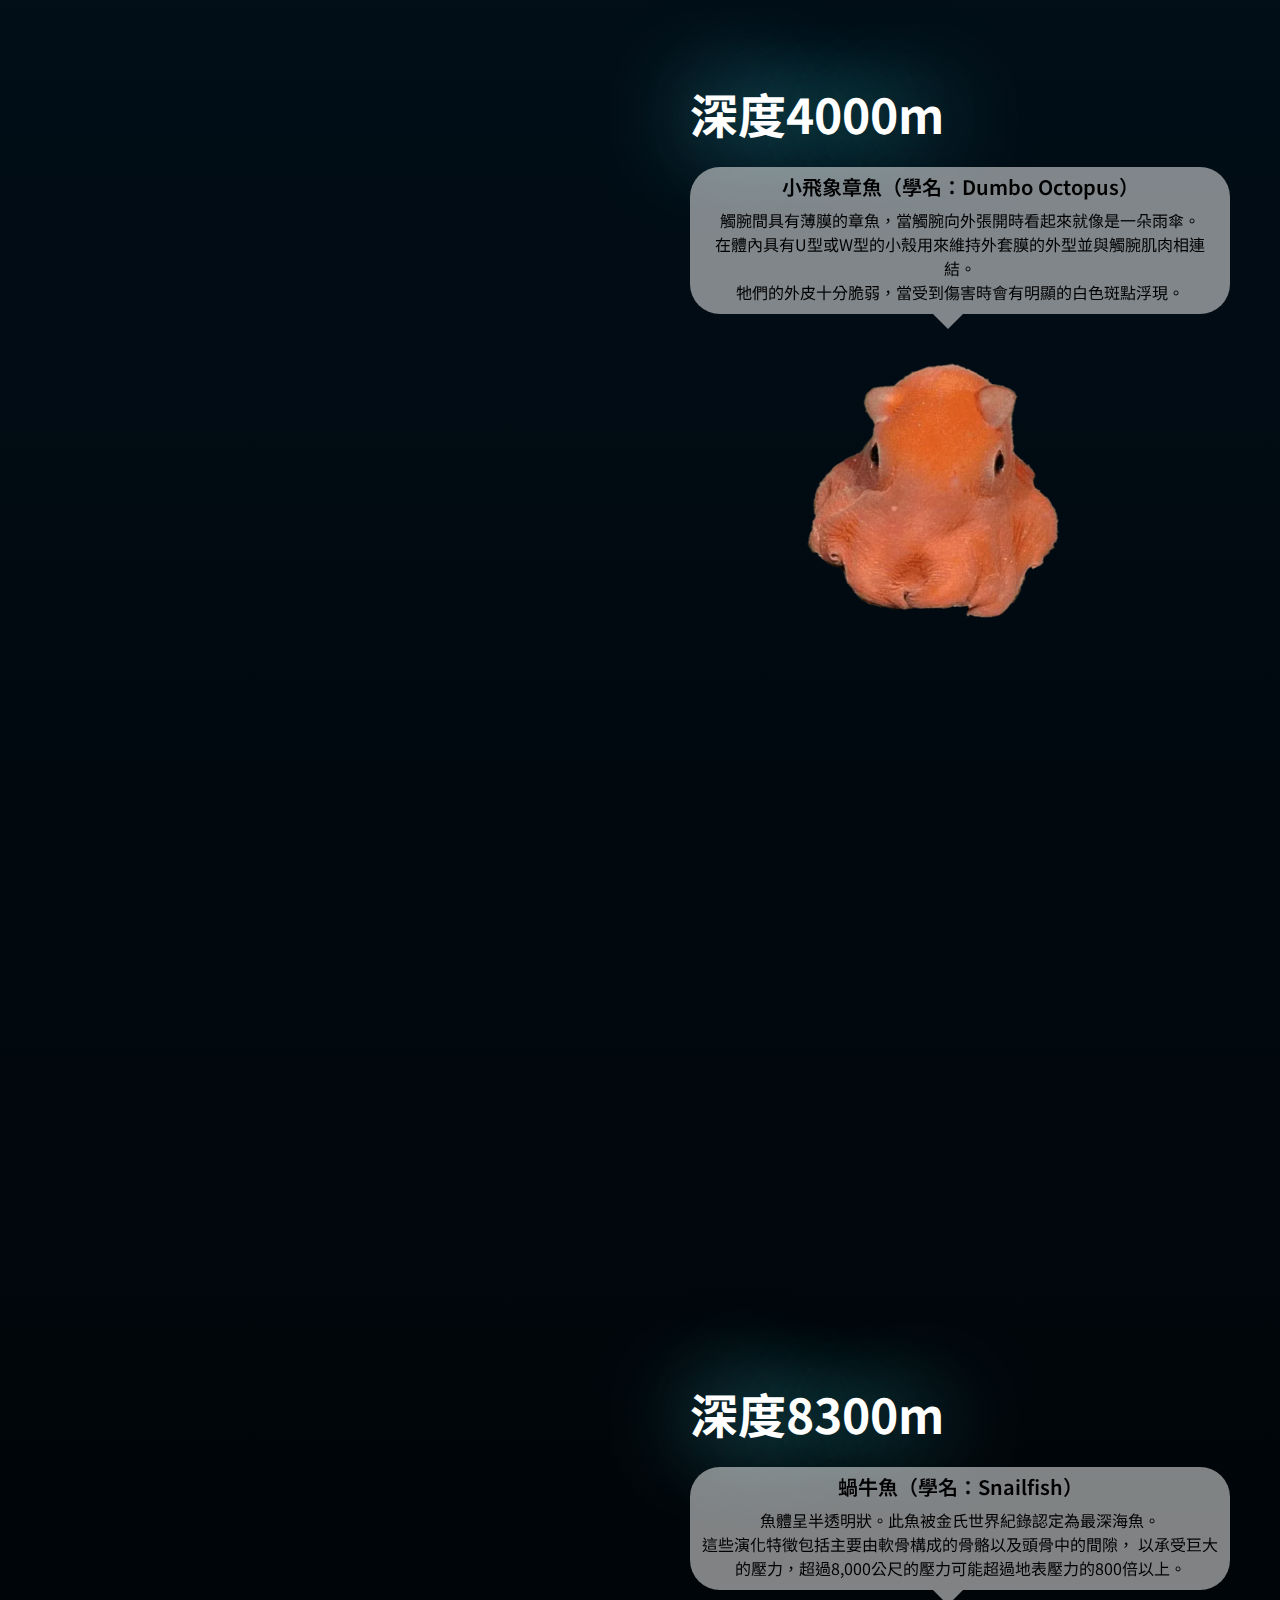
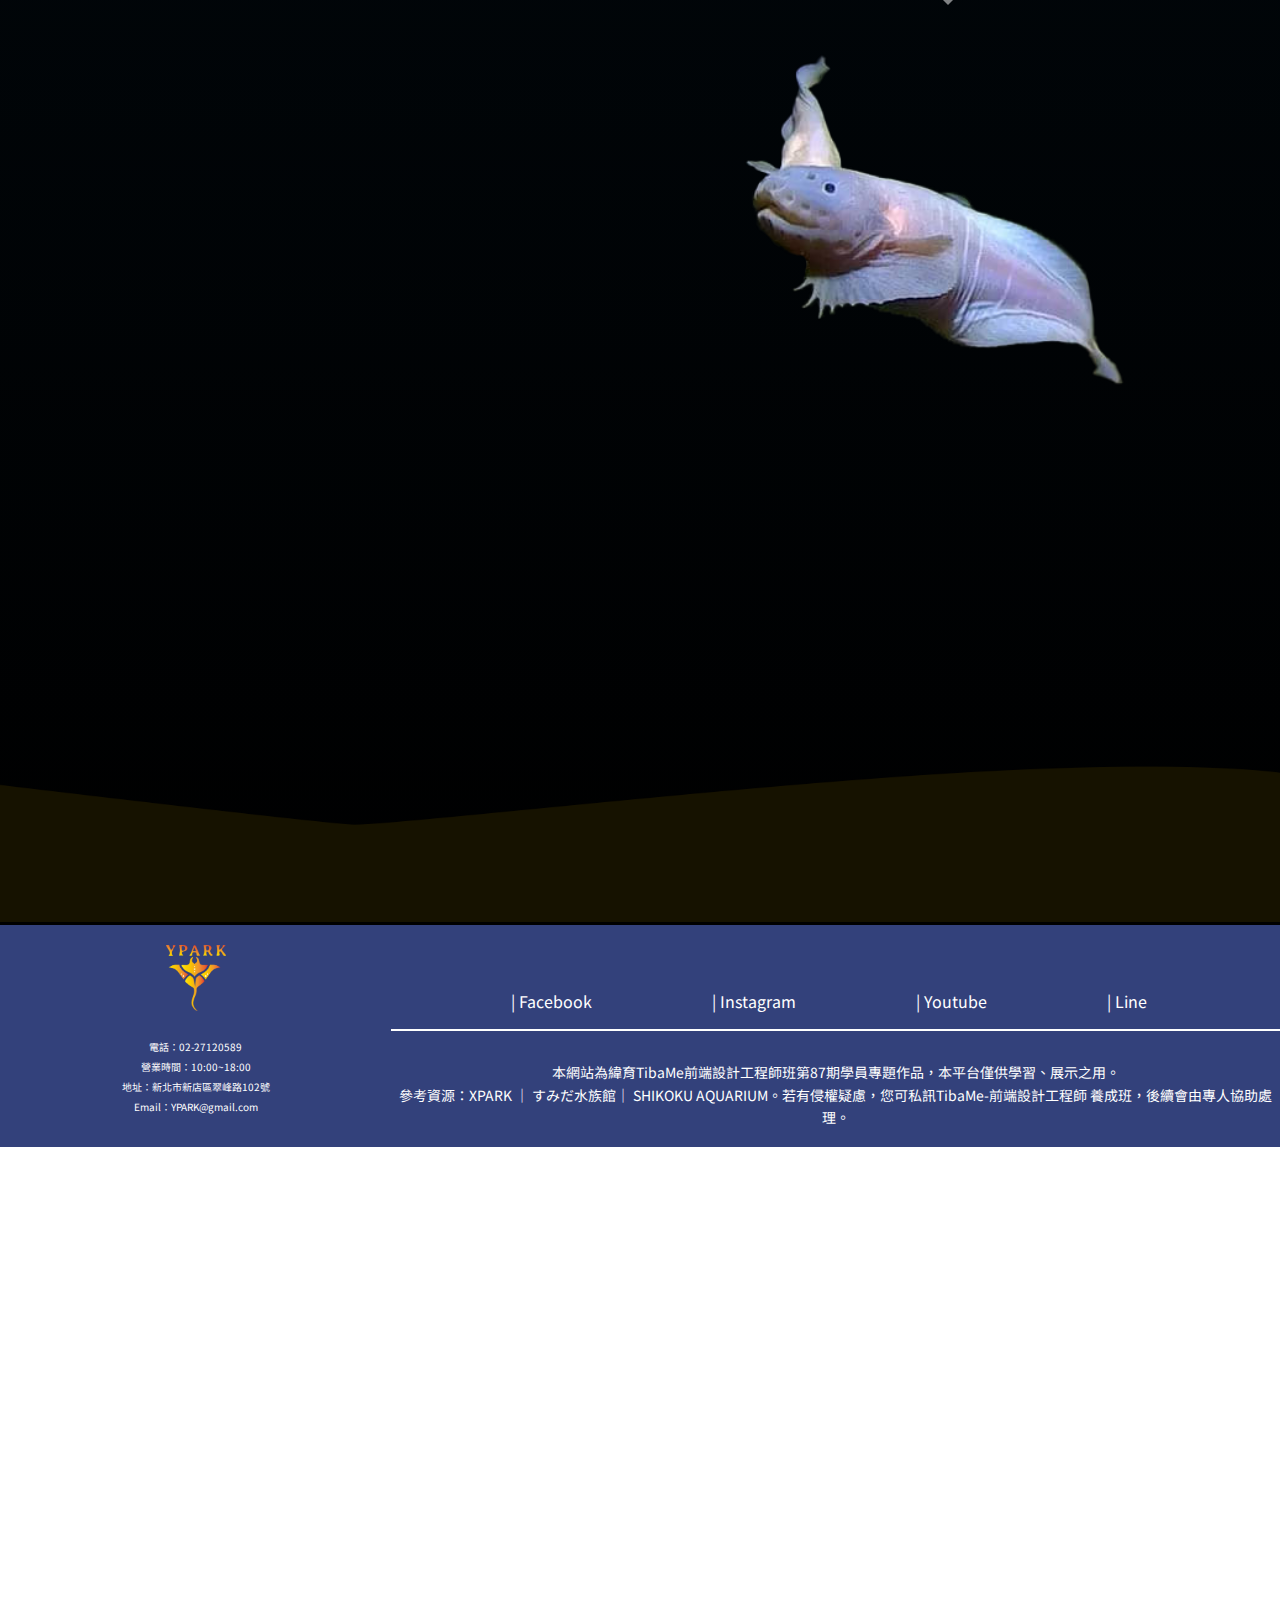
<file: Ecology.html>
<!DOCTYPE html>
<html lang="en">

<head>
    <meta charset="UTF-8">
    <meta name="viewport" content="width=device-width, initial-scale=1.0">
    <title>生態介紹</title>
    <link rel="stylesheet" href="./css/Ecology.css">
    <link rel="stylesheet" href="./css/reset.css">
    <link rel="stylesheet" href="./css/header.css">
    <link rel="stylesheet" href="./css/footer.css">
    <link rel="icon" href="./img/favicon.ico" type="image/icon">
    <!-- <script src="./js/Ecology.js"></script> -->
</head>

<body>
    <header>
        <nav class="hdNavbar">
            <ul>
                <li>
                    <a class="hdNav_list" href="./AboutUs.html">
                        <p class="cn_list">關於我們</p>
                        <p class="en_list">About Us</p>
                    </a>
                </li>
                <li>
                    <a class="hdNav_list" href="./LatestNews.html">
                        <p class="cn_list">最新消息</p>
                        <p class="en_list">Latest News</p>
                    </a>
                </li>
                <li>
                    <a class="hdNav_list" href="./Map.html">
                        <p class="cn_list">園區介紹</p>
                        <p class="en_list">Map</p>
                    </a>
                </li>
                <li>
                    <a class="hdBack_frontPage" href="./index.html">
                        <img class="top_logo" src="./img/LOGOheader.png">
                    </a>
                </li>
                <li>
                    <a class="hdNav_list" href="./Ecology.html">
                        <p class="cn_list">生態介紹</p>
                        <p class="en_list">Ecology</p>
                    </a>
                </li>
                <li>
                    <a class="hdNav_list" href="./Facility.html">
                        <p class="cn_list">設施介紹</p>
                        <p class="en_list">Facility</p>
                    </a>
                </li>
                <li>
                    <a class="hdNav_list" href="./Comment.html">
                        <p class="cn_list">顧客回饋</p>
                        <p class="en_list">Comment</p>
                    </a>
                </li>
            </ul>
            <div class="hamburger">
                <div class="container nav-container">
                    <input class="checkbox" type="checkbox" name="" id="" />
                    <div class="hamburger-lines">
                        <span class="line line1"></span>
                        <span class="line line2"></span>
                        <span class="line line3"></span>
                    </div>
                    <div class="menu-items">
                        <li><a href="./index.html">回首頁HOME</a></li>
                        <li><a href="./AboutUs.html">關於我們About Us</a></li>
                        <li><a href="./LatestNews.html">最新消息Latest News</a></li>
                        <li><a href="./Map.html">園區介紹Map</a></li>
                        <li><a href="./Ecology.html">生態介紹Ecology</a></li>
                        <li><a href="./Facility.html">設施介紹Facility</a></li>
                        <li><a href="./Comment.html">顧客回饋Comment</a></li>
                    </div>
                </div>
            </div>
        </nav>
    </header>

    <!--------------------content----------------------->
    <div class="main">
        <div class="banner">
            <h1>Ecology</h1>
            <div class="divingArea">
                <img class="stoneLeft" src="./img/stoneLeft.png">
                <img class="stoneRight" src="./img/stoneRight.png">
                <img class="SwingingSeaweedLeft" src="./img/SwingingSeaweed.gif">
                <img class="SwingingSeaweedRight" src="./img/SwingingSeaweed.gif">
            </div>
        </div>

        <!------- 定位物件 ------->
        <div class="position">
            <img class="catDiver" src="./img/catDiver.png">
        </div>

        <div class="rulerPosition">
            <img class="ruler" src="./img/ruler.png">
            <img class="flashBubble" src="./img/flashBubble.gif">
        </div>

        <div class="positionBottom">
            <img class="submarine" src="./img/submarine.png">
            <img class="lanternFish" src="./img/lanternFish.png">
            <img class="lanternFishLightfix" src="./img/lanternFishLightfix.png">
            <img class="pngwing" src="./img/pngwing.png">
        </div>
        <!----------------------->

        <div>
            <ul class="content">
                <li class="depth_30m">
                    <div>
                        <h2>深度30m</h2>
                        <div class="depth_30m_introduce">
                            <div class="depth_30m_text">
                                <span>黑身管鼻鯙（學名：Rainbow Eel）</span>
                                <div>體色為彩虹色，又稱五彩鰻，<br>
                                    外觀多彩，身上沒有鱗片。<br>
                                    分布在不同的熱帶和亞熱帶海洋區域，大多數生活在淺水域，
                                    如珊瑚礁、潟湖、河口和沿岸區域
                                </div>
                            </div>
                            <img src="./img/30m.png">
                        </div>
                    </div>
                </li>
                <li class="depth_40m">
                    <div>
                        <h2>深度40m</h2>
                        <div class="depth_40m_introduce">
                            <div class="depth_40m_text">
                                <span>大西洋海神海蛞蝓（學名：Glaucus atlanticus）</span>
                                <div>是一種有毒的海洋生物，<br>
                                    觸到觸手後可能會引發疼痛、發癢、水腫和皮膚刺激。<br>
                                    其明亮藍色氣囊和長觸手特別顯眼。<br>
                                    牠們會隨著潮汐和海洋流動而漂浮，不會深入到水下的深處。
                                </div>
                            </div>
                            <img src="./img/40m.png">
                        </div>
                    </div>
                </li>
                <li class="depth_50m">
                    <div>
                        <h2>深度50m</h2>
                        <div class="depth_50m_introduce">
                            <div class="depth_50m_text">
                                <span>翻車魚（學名：Mola mola）</span>
                                <div>翻車魚的尾鰭被一個圓形的鰭片所取代。身體扁平。<br>
                                    成年翻車魚平均長度為1.8公尺，背鰭到臀鰭長度為2.5公尺<br>
                                    翻車魚進食後，時常游到海面處，側躺晒太陽提升體溫，促進腸子的消化，
                                    但橫躺的姿態很像翻肚掛掉，故名為「翻車魚」。
                                </div>
                            </div>
                            <img src="./img/50m.png">
                        </div>
                    </div>
                </li>
                <li class="depth_70m">
                    <div>
                        <h2>深度70m</h2>
                        <div class="depth_70m_introduce">
                            <div class="depth_70m_text">
                                <span>藍環章魚（學名：Hapalochlaena maculosa）</span>
                                <div>藍環章魚可由口腺分出劇毒，目前沒有解毒劑<br>
                                    一隻藍圈章魚會以皮膚的色素細胞來將自己隱藏在環境之中<br>
                                    一旦被激怒，就會迅速將體色改變為亮黃色，並顯示出藍色的圈狀花紋。
                                </div>
                            </div>
                            <img src="./img/70m.png">
                        </div>
                    </div>
                </li>
                <li class="depth_100m">
                    <div>
                        <h2>深度100m</h2>
                        <div class="depth_100m_introduce">
                            <div class="depth_100m_text">
                                <span>巨型海鞘（學名：Predatory tunicate）</span>
                                <div>這些生物外觀像固定的袋子，通常呈透明或半透明狀，<br>
                                    它們的鞘可以呈現不同的顏色，包括透明、粉紅、紅色或橙色。<br>
                                    他們擁有特殊的過濾營養方式，生活在海洋底部的沉積物上。
                                </div>
                            </div>
                            <img src="./img/100m.png">
                        </div>
                    </div>
                </li>
                <p>深海區</p>
                <li class="depth_200m">
                    <div>
                        <h2>深度200m</h2>
                        <div class="depth_200m_introduce">
                            <div class="depth_200m_text">
                                <span>雷諾水母（學名：Atolla reynoldsi）</span>
                                <div>這些水母以其特殊的發光能力而聞名，通常在黑暗的深海中漂浮。<br>
                                    它們的鞘可以呈現不同的顏色，包括透明、粉紅、紅色或橙色。<br>
                                    他們擁有特殊的過濾營養方式，生活在海洋底部的沉積物上。
                                </div>
                            </div>
                            <img src="./img/200m.png">
                        </div>
                    </div>
                </li>
                <h3>332.35米 人類目前最深潛水紀錄</h3>
                <li class="depth_650m">
                    <div>
                        <h2>深度650m</h2>
                        <div class="depth_650m_introduce">
                            <div class="depth_650m_text">
                                <span>太平洋桶眼魚（學名：Macropinna microstoma）</span>
                                <div>頭部前端有個類似泡型座艙罩的外觀，裡面充滿了透明的液體，<br>
                                    向上偵測掠食者及獵物(小魚和水母)，管狀的眼睛就在這個透明的保護罩裡旋轉。
                                </div>
                            </div>
                            <img src="./img/650m.png">
                        </div>
                    </div>
                </li>
                <li class="depth_1000m">
                    <div>
                        <h2>深度1000m</h2>
                        <div class="depth_1000m_introduce">
                            <div class="depth_1000m_text">
                                <span>玻璃章魚（學名：Vitreledonella richardi）</span>
                                <div>是一種透明、膠狀、幾乎無色的中層至深海章魚，這使它們在深海中具有極佳的隱蔽性。<br>
                                    分佈於世界各地的熱帶和亞熱帶海洋中
                                </div>
                            </div>
                            <img src="./img/1000m.png">
                        </div>
                    </div>
                </li>
                <li class="depth_1500m">
                    <div>
                        <h2>深度1500m</h2>
                        <div class="depth_1500m_introduce">
                            <div class="depth_1500m_text">
                                <span>深海龍魚（學名：Scaleless Dragonfish）</span>
                                <div>深海龍魚是骨舌魚科魚類，又稱“黑巨口魚”。<br>
                                    深海龍魚是一種完全無鱗的魚，魚體形不大，身長為10-15釐米，<br>
                                    頭部較大，它們的嘴也很大嘴裏長有尖牙，嘴裏長着像釘子一樣尖利的上下兩排牙齒。
                                </div>
                            </div>
                            <img src="./img/1500m.png">
                        </div>
                    </div>
                </li>
                <li class="depth_1500m">
                    <div>
                        <h2>深度4000m</h2>
                        <div class="depth_4000m_introduce">
                            <div class="depth_4000m_text">
                                <span>小飛象章魚（學名：Dumbo Octopus）</span>
                                <div>觸腕間具有薄膜的章魚，當觸腕向外張開時看起來就像是一朵雨傘。<br>
                                    在體內具有U型或W型的小殼用來維持外套膜的外型並與觸腕肌肉相連結。<br>
                                    牠們的外皮十分脆弱，當受到傷害時會有明顯的白色斑點浮現。
                                </div>
                            </div>
                            <img src="./img/4000m.png">
                        </div>
                    </div>
                </li>
                <li class="depth_8300m">
                    <div>
                        <h2>深度8300m</h2>
                        <div class="depth_8300m_introduce">
                            <div class="depth_8300m_text">
                                <span>蝸牛魚（學名：Snailfish）</span>
                                <div>魚體呈半透明狀。此魚被金氏世界紀錄認定為最深海魚。<br>
                                    這些演化特徵包括主要由軟骨構成的骨骼以及頭骨中的間隙，
                                    以承受巨大的壓力，超過8,000公尺的壓力可能超過地表壓力的800倍以上。
                                </div>
                            </div>
                            <img src="./img/8300m.png">
                        </div>
                    </div>
                </li>
            </ul>
        </div>
        <div class="deepSea">
            <img class="deepSeaBeach" src="./img/deepSeaBeach.png">
        </div>


    </div>
    <!--------------------footer----------------------->
    <footer>
        <nav class="footerContainer">
            <div class="footerLeft">
                <ul>
                    <li>
                        <img class="ftBottomLOGO" src="./img/LOGOfooter.png">
                    </li>
                    <li>
                        <p>
                            電話：02-27120589<br>
                            營業時間：10:00~18:00<br>
                            地址：新北市新店區翠峰路102號<br>
                            Email：YPARK@gmail.com<br>
                        </p>
                    </li>
                </ul>
            </div>
            <div class="footerRight">
                <div class="footerRightItem">
                    <a>| Facebook</a>
                    <a>| Instagram</a>
                    <a>| Youtube</a>
                    <a>| Line</a>
                </div>
                <div>
                    <p>本網站為緯育TibaMe前端設計工程師班第87期學員專題作品，本平台僅供學習、展示之用。<br>
                        參考資源：XPARK ｜ すみだ水族館｜ SHIKOKU AQUARIUM。若有侵權疑慮，您可私訊TibaMe-前端設計工程師 養成班，後續會由專人協助處理。
                    </p>
                </div>
            </div>
        </nav>
    </footer>
</body>

</html>
</file>
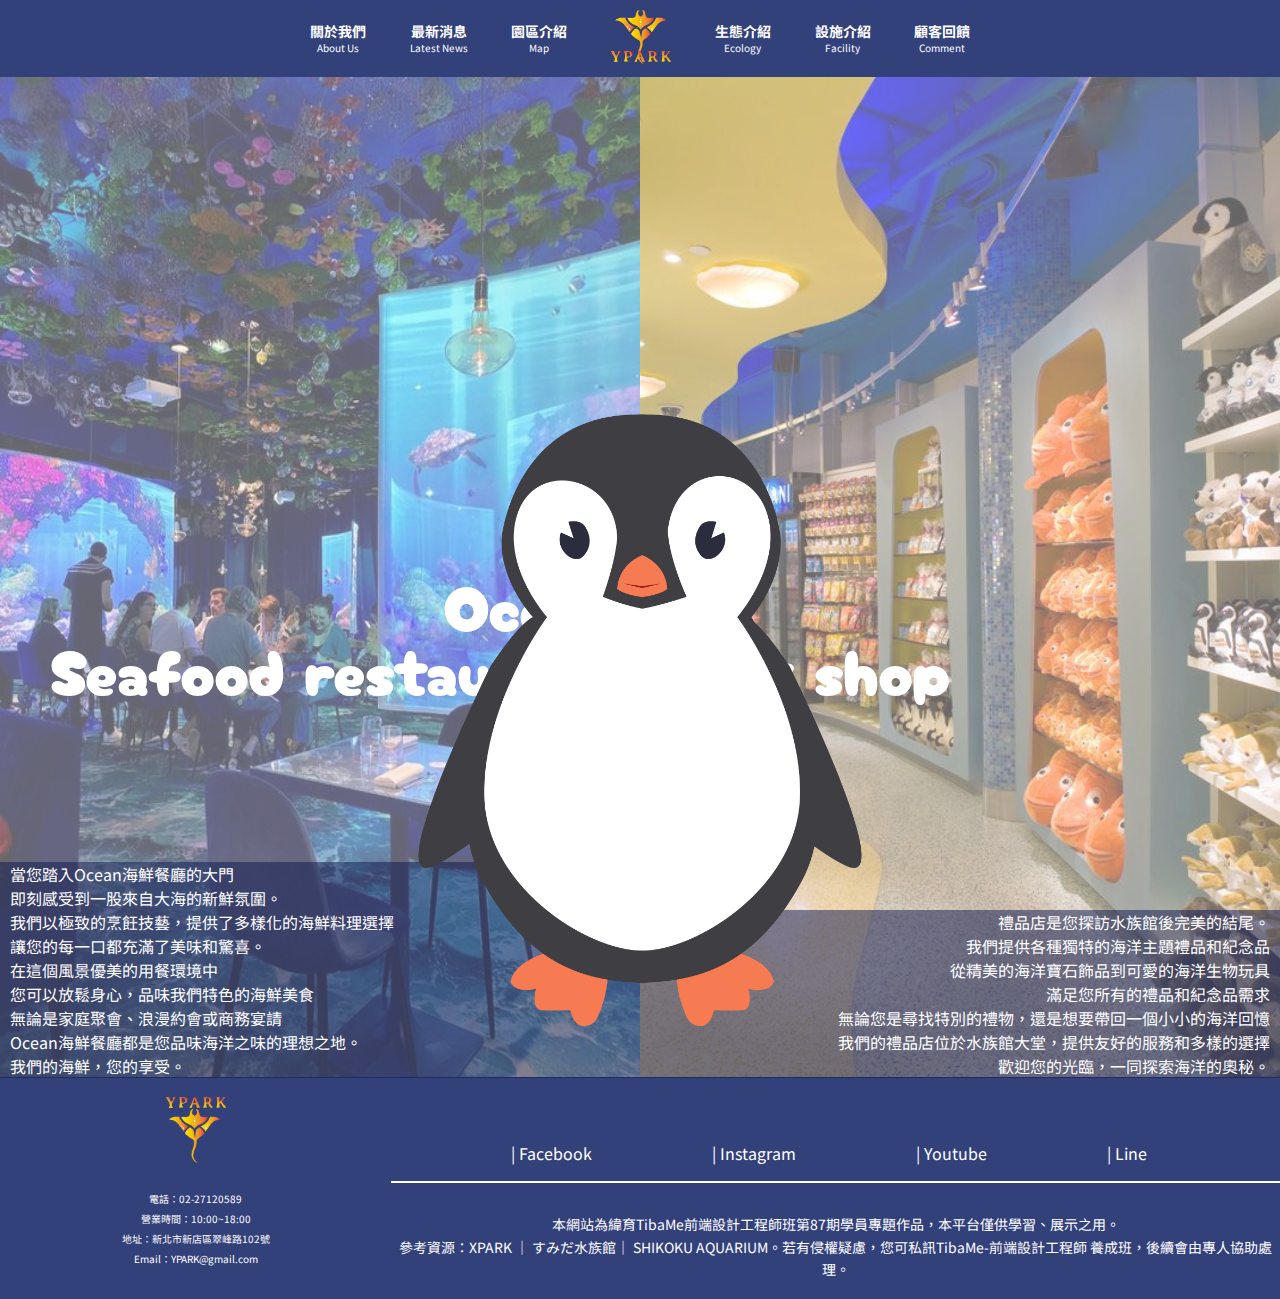
<file: Facility.html>
<!DOCTYPE html>
<html lang="en">

<head>
    <meta charset="UTF-8">
    <meta name="viewport" content="width=device-width, initial-scale=1.0">
    <title>設施介紹</title>
    <link rel="stylesheet" href="./css/Facility.css">
    <link rel="stylesheet" href="./css/reset.css">
    <link rel="stylesheet" href="./css/header.css">
    <link rel="stylesheet" href="./css/footer.css">
    <link rel="icon" href="./img/favicon.ico" type="image/icon">
    <script src="./js/Facility.js"></script>
</head>

<body>
    <header>
        <nav class="hdNavbar">
            <ul>
                <li>
                    <a class="hdNav_list" href="./AboutUs.html">
                        <p class="cn_list">關於我們</p>
                        <p class="en_list">About Us</p>
                    </a>
                </li>
                <li>
                    <a class="hdNav_list" href="./LatestNews.html">
                        <p class="cn_list">最新消息</p>
                        <p class="en_list">Latest News</p>
                    </a>
                </li>
                <li>
                    <a class="hdNav_list" href="./Map.html">
                        <p class="cn_list">園區介紹</p>
                        <p class="en_list">Map</p>
                    </a>
                </li>
                <li>
                    <a class="hdBack_frontPage" href="./index.html">
                        <img class="top_logo" src="./img/LOGOheader.png">
                    </a>
                </li>
                <li>
                    <a class="hdNav_list" href="./Ecology.html">
                        <p class="cn_list">生態介紹</p>
                        <p class="en_list">Ecology</p>
                    </a>
                </li>
                <li>
                    <a class="hdNav_list" href="./Facility.html">
                        <p class="cn_list">設施介紹</p>
                        <p class="en_list">Facility</p>
                    </a>
                </li>
                <li>
                    <a class="hdNav_list" href="./Comment.html">
                        <p class="cn_list">顧客回饋</p>
                        <p class="en_list">Comment</p>
                    </a>
                </li>
            </ul>
            <div class="hamburger">
                <div class="container nav-container">
                    <input class="checkbox" type="checkbox" name="" id="" />
                    <div class="hamburger-lines">
                        <span class="line line1"></span>
                        <span class="line line2"></span>
                        <span class="line line3"></span>
                    </div>
                    <div class="menu-items">
                        <li><a href="./index.html">回首頁HOME</a></li>
                        <li><a href="./AboutUs.html">關於我們About Us</a></li>
                        <li><a href="./LatestNews.html">最新消息Latest News</a></li>
                        <li><a href="./Map.html">園區介紹Map</a></li>
                        <li><a href="./Ecology.html">生態介紹Ecology</a></li>
                        <li><a href="./Facility.html">設施介紹Facility</a></li>
                        <li><a href="./Comment.html">顧客回饋Comment</a></li>
                    </div>
                </div>
            </div>
        </nav>
    </header>

    <!--------------------banner----------------------->
    <div>
        <div class="container">
            <div class="containerPic">
                <div class="posterRestaurant">
                    <div class="posterRestaurantOcclusion"></div>
                    <img class="posterRestaurantImg" src="./img/Restaurant.jpg">
                    <h1>Ocean<br>
                        Seafood restaurant</h1>
                    <p class="posterRestauranText">
                        當您踏入Ocean海鮮餐廳的大門<br>
                        即刻感受到一股來自大海的新鮮氛圍。<br>
                        我們以極致的烹飪技藝，提供了多樣化的海鮮料理選擇<br>
                        讓您的每一口都充滿了美味和驚喜。<br>
                        在這個風景優美的用餐環境中<br>
                        您可以放鬆身心，品味我們特色的海鮮美食<br>
                        無論是家庭聚會、浪漫約會或商務宴請<br>
                        Ocean海鮮餐廳都是您品味海洋之味的理想之地。<br>
                        我們的海鮮，您的享受。
                    </p>
                </div>
                <div>
                    <p class="posterRestaurantText_RWD">
                        當您踏入Ocean海鮮餐廳的大門<br>
                        即刻感受到一股來自大海的新鮮氛圍。<br>
                        我們以極致的烹飪技藝，提供了多樣化的海鮮料理選擇，讓您的每一口都充滿了美味和驚喜。<br>
                        在這個風景優美的用餐環境中，您可以放鬆身心，品味我們特色的海鮮美食，無論是家庭聚會、浪漫約會或商務宴請，Ocean海鮮餐廳都是您品味海洋之味的理想之地。<br>
                        我們的海鮮，您的享受。
                    </p>
                    <img class="penguinLeft_RWD" src="./img/penguinLeft.png">
                </div>
                <div class="posterGiftShop">
                    <div class="posterGiftShopOcclusion"></div>
                    <img class="posterGiftShopImg" src="./img/GiftShop.jpg">
                    <h1>Gift shop</h1>
                    <p class="posterGiftShopText">
                        禮品店是您探訪水族館後完美的結尾。<br>
                        我們提供各種獨特的海洋主題禮品和紀念品<br>
                        從精美的海洋寶石飾品到可愛的海洋生物玩具<br>
                        滿足您所有的禮品和紀念品需求<br>
                        無論您是尋找特別的禮物，還是想要帶回一個小小的海洋回憶<br>
                        我們的禮品店位於水族館大堂，提供友好的服務和多樣的選擇<br>
                        歡迎您的光臨，一同探索海洋的奧秘。
                    </p>
                </div>
                <div>
                    <p class="posterGiftShopText_RWD">
                        禮品店是您探訪水族館後完美的結尾。<br>
                        我們提供各種獨特的海洋主題禮品和紀念品，從精美的海洋寶石飾品到可愛的海洋生物玩具，滿足您所有的禮品和紀念品需求<br>
                        無論您是尋找特別的禮物，還是想要帶回一個小小的海洋回憶，我們的禮品店位於水族館大堂，提供友好的服務和多樣的選擇<br>
                        歡迎您的光臨，一同探索海洋的奧秘。
                    </p>
                    <img class="penguinRight_RWD" src="./img/penguinRight.png">
                </div>
            </div>
            <div class="penguin">
                <img class="penguinLeft" src="./img/penguinLeft.png">
                <img class="penguinUpright" src="./img/penguinUpright.png">
                <img class="penguinRight" src="./img/penguinRight.png">
            </div>
        </div>
    </div>
    <!--------------------footer----------------------->
    <footer>
        <nav class="footerContainer">
            <div class="footerLeft">
                <ul>
                    <li>
                        <img class="ftBottomLOGO" src="./img/LOGOfooter.png">
                    </li>
                    <li>
                        <p>
                            電話：02-27120589<br>
                            營業時間：10:00~18:00<br>
                            地址：新北市新店區翠峰路102號<br>
                            Email：YPARK@gmail.com<br>
                        </p>
                    </li>
                </ul>
            </div>
            <div class="footerRight">
                <div class="footerRightItem">
                    <a>| Facebook</a>
                    <a>| Instagram</a>
                    <a>| Youtube</a>
                    <a>| Line</a>
                </div>
                <div>
                    <p>本網站為緯育TibaMe前端設計工程師班第87期學員專題作品，本平台僅供學習、展示之用。<br>
                        參考資源：XPARK ｜ すみだ水族館｜ SHIKOKU AQUARIUM。若有侵權疑慮，您可私訊TibaMe-前端設計工程師 養成班，後續會由專人協助處理。
                    </p>
                </div>
            </div>
        </nav>
    </footer>
</body>

</html>
</file>
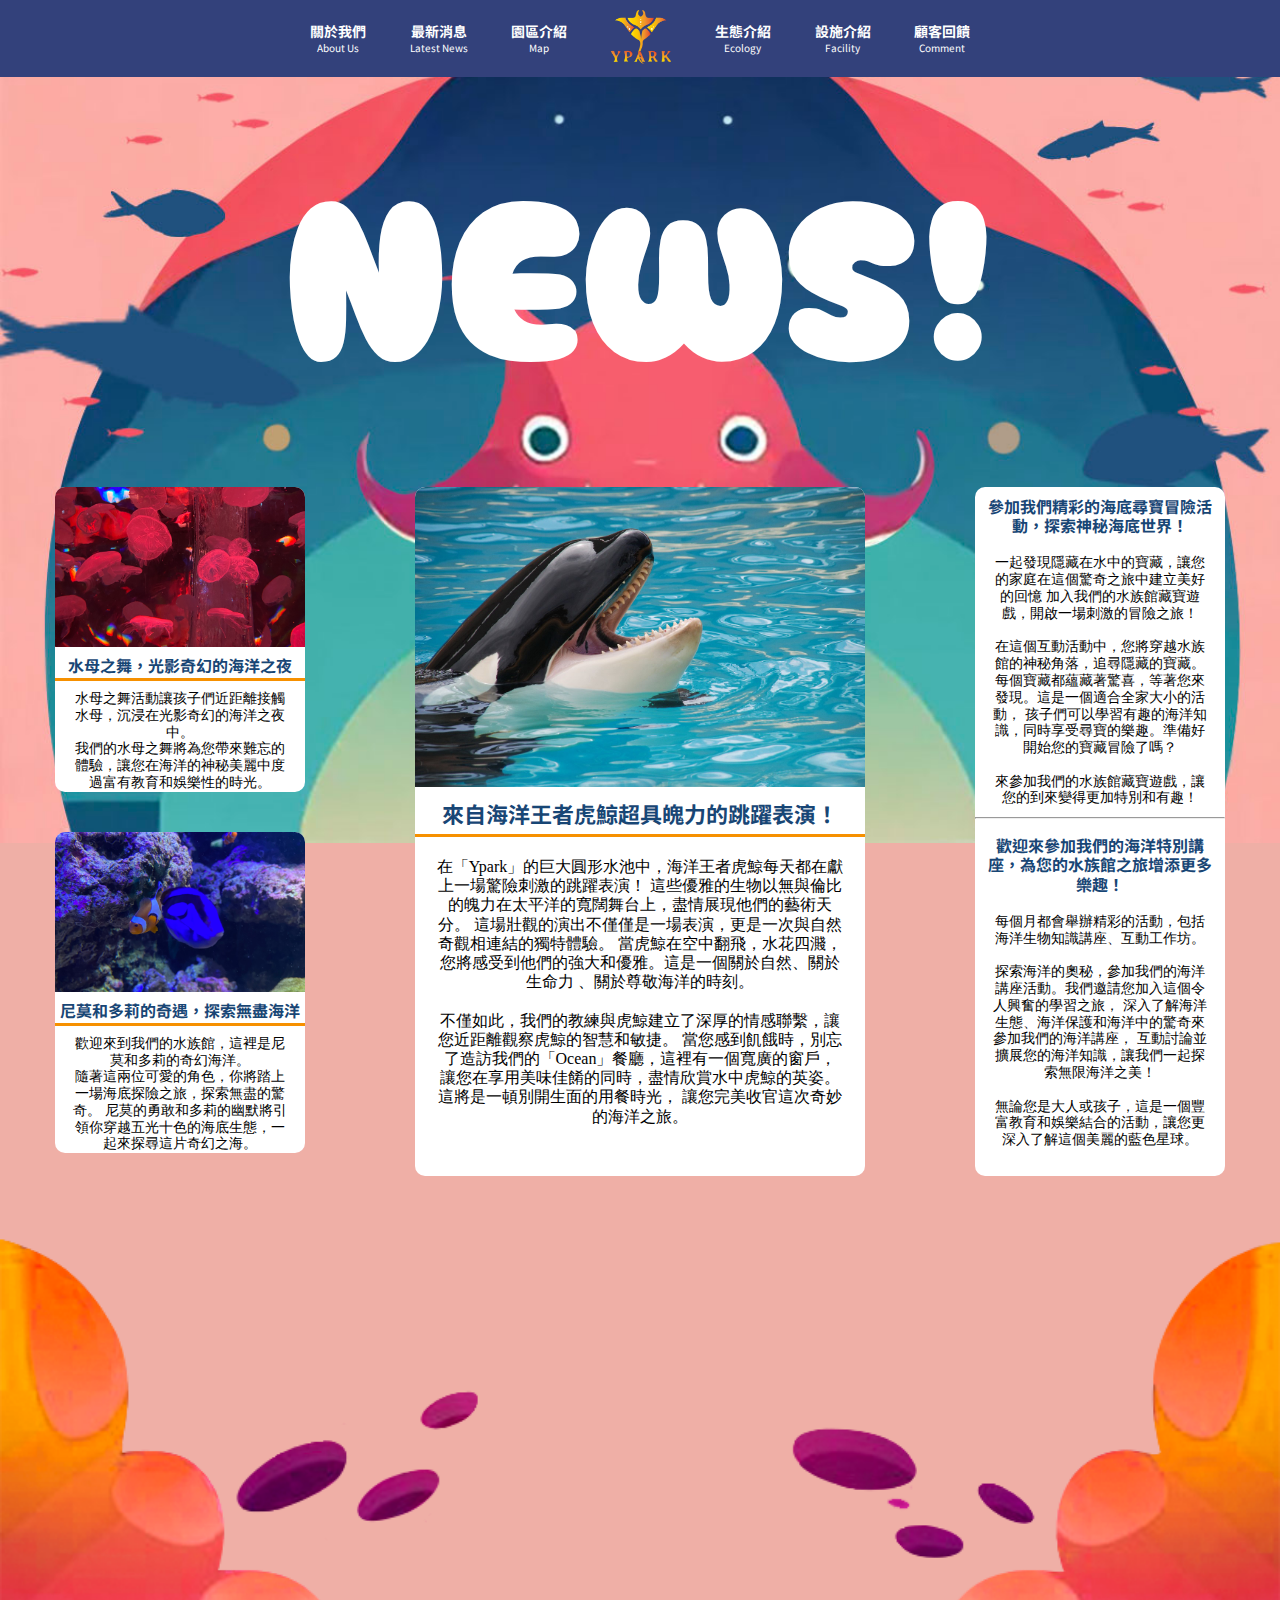
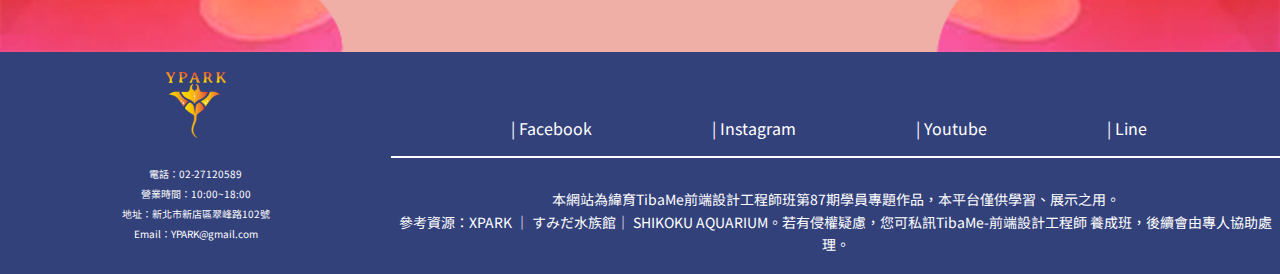
<file: LatestNews.html>
<!DOCTYPE html>
<html lang="en">

<head>
    <meta charset="UTF-8">
    <meta name="viewport" content="width=device-width, initial-scale=1.0">
    <title>最新消息</title>
    <link rel="stylesheet" href="./css/LatestNews.css">
    <link rel="stylesheet" href="./css/reset.css">
    <link rel="stylesheet" href="./css/header.css">
    <link rel="stylesheet" href="./css/footer.css">
    <link rel="icon" href="./img/favicon.ico" type="image/icon">
    <script src="./js/header.js"></script>

</head>

<body>
    <header>
        <nav class="hdNavbar">
            <ul>
                <li>
                    <a class="hdNav_list" href="./AboutUs.html">
                        <p class="cn_list">關於我們</p>
                        <p class="en_list">About Us</p>
                    </a>
                </li>
                <li>
                    <a class="hdNav_list" href="./LatestNews.html">
                        <p class="cn_list">最新消息</p>
                        <p class="en_list">Latest News</p>
                    </a>
                </li>
                <li>
                    <a class="hdNav_list" href="./Map.html">
                        <p class="cn_list">園區介紹</p>
                        <p class="en_list">Map</p>
                    </a>
                </li>
                <li>
                    <a class="hdBack_frontPage" href="./index.html">
                        <img class="top_logo" src="./img/LOGOheader.png">
                    </a>
                </li>
                <li>
                    <a class="hdNav_list" href="./Ecology.html">
                        <p class="cn_list">生態介紹</p>
                        <p class="en_list">Ecology</p>
                    </a>
                </li>
                <li>
                    <a class="hdNav_list" href="./Facility.html">
                        <p class="cn_list">設施介紹</p>
                        <p class="en_list">Facility</p>
                    </a>
                </li>
                <li>
                    <a class="hdNav_list" href="./Comment.html">
                        <p class="cn_list">顧客回饋</p>
                        <p class="en_list">Comment</p>
                    </a>
                </li>
            </ul>
            <div class="hamburger">
                <div class="container nav-container">
                    <input class="checkbox" type="checkbox" name="" id="" />
                    <div class="hamburger-lines">
                        <span class="line line1"></span>
                        <span class="line line2"></span>
                        <span class="line line3"></span>
                    </div>
                    <div class="menu-items">
                        <li><a href="./index.html">回首頁HOME</a></li>
                        <li><a href="./AboutUs.html">關於我們About Us</a></li>
                        <li><a href="./LatestNews.html">最新消息Latest News</a></li>
                        <li><a href="./Map.html">園區介紹Map</a></li>
                        <li><a href="./Ecology.html">生態介紹Ecology</a></li>
                        <li><a href="./Facility.html">設施介紹Facility</a></li>
                        <li><a href="./Comment.html">顧客回饋Comment</a></li>
                    </div>
                </div>
            </div>
        </nav>
    </header>


    <!--------------------banner----------------------->
    <div class="banner">
        <div class="navbar">
            <h1>NEWS!</h1>
            <div class="mainBox">
                <div class="mainBoxLeft">
                    <div class="topBox">
                        <div class="topBoxImg"></div>
                        <h3>水母之舞，光影奇幻的海洋之夜</h3>
                        <p>水母之舞活動讓孩子們近距離接觸水母，沉浸在光影奇幻的海洋之夜中。
                            <br>
                            我們的水母之舞將為您帶來難忘的體驗，讓您在海洋的神秘美麗中度過富有教育和娛樂性的時光。
                        </p>
                    </div>
                    <div class="bottomBox">
                        <div class="bottomBoxImg"></div>
                        <h3>尼莫和多莉的奇遇，探索無盡海洋</h3>
                        <p>歡迎來到我們的水族館，這裡是尼莫和多莉的奇幻海洋。
                            <br>
                            隨著這兩位可愛的角色，你將踏上一場海底探險之旅，探索無盡的驚奇。
                            尼莫的勇敢和多莉的幽默將引領你穿越五光十色的海底生態，一起來探尋這片奇幻之海。
                        </p>
                    </div>
                </div>
                <div class="midBox">
                    <div class="midBoxImg"></div>
                    <h2>來自海洋王者虎鯨超具魄力的跳躍表演！</h2>
                    <p>在「Ypark」的巨大圓形水池中，海洋王者虎鯨每天都在獻上一場驚險刺激的跳躍表演！
                        這些優雅的生物以無與倫比的魄力在太平洋的寬闊舞台上，盡情展現他們的藝術天分。
                        這場壯觀的演出不僅僅是一場表演，更是一次與自然奇觀相連結的獨特體驗。
                        當虎鯨在空中翻飛，水花四濺，您將感受到他們的強大和優雅。這是一個關於自然、關於生命力
                        、關於尊敬海洋的時刻。
                        <br>
                        <br>
                        不僅如此，我們的教練與虎鯨建立了深厚的情感聯繫，讓您近距離觀察虎鯨的智慧和敏捷。
                        當您感到飢餓時，別忘了造訪我們的「Ocean」餐廳，這裡有一個寬廣的窗戶，
                        讓您在享用美味佳餚的同時，盡情欣賞水中虎鯨的英姿。這將是一頓別開生面的用餐時光，
                        讓您完美收官這次奇妙的海洋之旅。
                    </p>
                </div>
                <div class="rightBox">
                    <div>
                        <h3>參加我們精彩的海底尋寶冒險活動，探索神秘海底世界！</h3>
                        <p>一起發現隱藏在水中的寶藏，讓您的家庭在這個驚奇之旅中建立美好的回憶
                            加入我們的水族館藏寶遊戲，開啟一場刺激的冒險之旅！<br><br>
                            在這個互動活動中，您將穿越水族館的神秘角落，追尋隱藏的寶藏。
                            每個寶藏都蘊藏著驚喜，等著您來發現。這是一個適合全家大小的活動，
                            孩子們可以學習有趣的海洋知識，同時享受尋寶的樂趣。準備好開始您的寶藏冒險了嗎？<br><br>
                            來參加我們的水族館藏寶遊戲，讓您的到來變得更加特別和有趣！
                        </p>
                    </div>
                    <hr>
                    <div>
                        <h3>歡迎來參加我們的海洋特別講座，為您的水族館之旅增添更多樂趣！</h3>
                        <p>每個月都會舉辦精彩的活動，包括海洋生物知識講座、互動工作坊。<br><br>
                            探索海洋的奧秘，參加我們的海洋講座活動。我們邀請您加入這個令人興奮的學習之旅，
                            深入了解海洋生態、海洋保護和海洋中的驚奇來參加我們的海洋講座，
                            互動討論並擴展您的海洋知識，讓我們一起探索無限海洋之美！<br><br>
                            無論您是大人或孩子，這是一個豐富教育和娛樂結合的活動，讓您更深入了解這個美麗的藍色星球。<br><br>
                        </p>
                    </div>
                </div>
            </div>
            <img class="bubbleImg" src="./img/latestNewsNextEdition.png">
        </div>
    </div>
    <!--------------------footer----------------------->
    <footer>
        <nav class="footerContainer">
            <div class="footerLeft">
                <ul>
                    <li>
                        <img class="ftBottomLOGO" src="./img/LOGOfooter.png">
                    </li>
                    <li>
                        <p>
                            電話：02-27120589<br>
                            營業時間：10:00~18:00<br>
                            地址：新北市新店區翠峰路102號<br>
                            Email：YPARK@gmail.com<br>
                        </p>
                    </li>
                </ul>
            </div>
            <div class="footerRight">
                <div class="footerRightItem">
                    <a>| Facebook</a>
                    <a>| Instagram</a>
                    <a>| Youtube</a>
                    <a>| Line</a>
                </div>
                <div>
                    <p>本網站為緯育TibaMe前端設計工程師班第87期學員專題作品，本平台僅供學習、展示之用。<br>
                        參考資源：XPARK ｜ すみだ水族館｜ SHIKOKU AQUARIUM。若有侵權疑慮，您可私訊TibaMe-前端設計工程師 養成班，後續會由專人協助處理。
                    </p>
                </div>
            </div>
        </nav>
    </footer>


</body>

</html>
</file>
<file: css/AboutUs.css>
/* 標題字型 font-family: 'Cherry Bomb One', cursive;*/
@import url('https://fonts.googleapis.com/css2?family=Bricolage+Grotesque:opsz,wght@10..48,200&family=Cherry+Bomb+One&family=Handjet&family=Noto+Sans+TC&family=Ruwudu&display=swap');

/* 內文小標字型  font-family: 'Noto Sans TC', sans-serif;*/
@import url('https://fonts.googleapis.com/css2?family=Bricolage+Grotesque:opsz,wght@10..48,200&family=Handjet&family=Noto+Sans+TC&family=Ruwudu&display=swap');


.content {
    background-image: url("../img/aboutUsBGlong.jpg");
    background-repeat: no-repeat;
    background-size: 100%;
}


/*=========上面區域=========*/

.cave h1 {
    font-family: 'Cherry Bomb One', cursive;
    font-size: 200px;
    text-align: center;
    padding-top: 70px;
    color: white;
    margin-bottom: 110px;
}

.topIntroduce {
    font-family: 'Noto Sans TC', sans-serif;
    color: white;
    background-color: rgba(16, 47, 78, 0.5);
    border-radius: 20px;
    width: 70%;
    margin: 0 auto;
    padding: 30px;
    line-height: 1.2em;
    text-align: center;
    border: 5px double white;
}

.topIntroduceBlock {
    display: flex;
    flex-direction: column;
    align-items: center;
    text-align: center;
}


.topImgText {
    display: flex;
    margin: 50px 0;
    width: 65%;
    justify-content: space-between;
    align-items: flex-end;
}

.topImgText div {
    display: block;
    text-align: start;
    width: 60%;
    margin-right: 20px;
    color: white;
    line-height: 1.5em;
}

.topImgText img {
    width: 240px;
    border-radius: 10px;
}

.topImgText div h2 {
    font-family: 'Noto Sans TC', sans-serif;
    font-size: 32px;
    color: rgb(246, 144, 0);
    font-weight: 500;
    padding: 0 0 30px 0;
    border-bottom: 1px solid white;
}

/*=========下面區域=========*/

.bottomIntroduce {
    width: 80%;
    display: flex;
    margin: 0 auto;
    align-items: center;
    justify-content: space-around;

}

.bottomIntroduce h1 {
    font-family: 'Cherry Bomb One', cursive;
    font-size: 100px;
    color: rgb(246, 144, 0);
    text-shadow: 7px 5px rgb(16, 47, 78);
    text-align: left;
    transform-origin: bottom center;
    animation: titleSwim 3s ease infinite alternate;
}

.bottomIntroduce img {
    width: 400px;
    height: 300px;

}

.bottomText {
    width: 70%;
    text-align: center;
    margin: 0 auto;

}

.bottomText p {
    color: rgb(255, 255, 255);
    width: 70%;
    margin: 0 auto;
    padding: 30px;
    line-height: 1.5em;

}

.bottomText h2 {
    font-family: 'Noto Sans TC', sans-serif;
    color: rgb(246, 144, 0);
    font-size: 32px;
    font-weight: 500;
    padding: 0 0 30px 0;
    border-bottom: 1px solid white;
}

@keyframes titleSwim {
    from {
        transform: rotate(-3deg);
    }

    to {
        transform: rotate(3deg);
    }
}

/*=========下面區域(圖片小按鈕)=========*/

.bottomBlock {
    display: block;
    padding: 30px 0;
}

.bottomImg {
    display: flex;
    align-items: center;
    justify-content: center;
    margin: 0 auto;
    padding: 30px 0;
}

.bottomImg p {
    width: 300px;
    color: white;
    line-height: 1.2em;
    padding: 0 10px;
}

.bottomImg img {
    width: 300px;
    padding: 0 10px;
}

.bottomButton {
    display: flex;
    justify-content: space-around;
    width: 70%;
    margin: 0 auto;
}

.bottomButtonA {
    border: 3px solid rgba(255, 255, 255, 0.5);
    background-color: rgba(87, 220, 190, 0.3);
    border-radius: 10px;
    text-align: center;
    width: 250px;
    height: 70px;
    margin: 30px 0;
    display: flex;
    align-items: center;
}

.bottomButtonA span {
    color: white;
    text-shadow: 1px 0px 0 rgb(0, 0, 0);
    font-family: 'Noto Sans TC', sans-serif;
    line-height: 1.3em;
    margin: 8px;
    font-weight: 500;
}

.bottomButtonB {
    border: 3px solid rgba(255, 255, 255, 0.5);
    background-color: rgba(87, 220, 190, 0.3);
    border-radius: 10px;
    text-align: center;
    width: 250px;
    height: 70px;
    margin: 30px 0;
    display: flex;
    align-items: center;
}

.bottomButtonB span {
    color: white;
    text-shadow: 1px 0px 0 rgb(0, 0, 0);
    font-family: 'Noto Sans TC', sans-serif;
    line-height: 1.3em;
    margin: 8px;
    font-weight: 500;
}

.bottomButtonC {
    border: 3px solid rgba(255, 255, 255, 0.5);
    background-color: rgba(87, 220, 190, 0.3);
    border-radius: 10px;
    text-align: center;
    width: 250px;
    height: 70px;
    margin: 30px 0;
    display: flex;
    align-items: center;
}

.bottomButtonC span {
    color: white;
    text-shadow: 1px 0px 0 rgb(0, 0, 0);
    font-family: 'Noto Sans TC', sans-serif;
    line-height: 1.3em;
    margin: 8px;
    font-weight: 500;
}

/*=========花園鰻=========*/
.beach {
    background-image: url("../img/aboutUsBottom.png");
    background-size: 100%;
    background-repeat: no-repeat;
    width: 100%;
    height: 100vh;
    bottom: 0;
    display: flex;
    position: relative;
    background-position: center bottom;
    background-color: rgb(1, 72, 102);
}

.gardenEel {
    margin: 380px auto;
}

/*-------長鰻魚--------*/
.gardenEel_A,
.gardenEel_D,
.gardenEel_F,
.gardenEel_G,
.gardenEel_H {
    width: 100px;
}

/*-------短鰻魚--------*/
.gardenEel_B,
.gardenEel_C,
.gardenEel_E,
.gardenEel_I {
    width: 60px;
}

/*-------調整定位/搖擺動畫--------*/
.gardenEel_A {
    position: relative;
    right: 30px;
    top: 10px;
    transform-origin: bottom center;
    animation: swim 2s ease infinite alternate;

}

.gardenEel_B {
    position: relative;
    top: 70px;
    transform-origin: bottom center;
    animation: swim 4s ease infinite alternate;
}

.gardenEel_C {
    position: relative;
    left: 50px;
    transform-origin: bottom center;
    animation: swim 1.5s ease infinite alternate;

}

.gardenEel_D {
    position: relative;
    bottom: 10px;
    transform-origin: bottom center;
    animation: swim 2.5s ease infinite alternate;
}

.gardenEel_E {
    position: relative;
    left: 30px;
    top: 40px;
    transform-origin: bottom center;
    animation: swim 2s ease infinite alternate;
}

.gardenEel_F {
    position: relative;
    bottom: 35px;
    transform-origin: bottom center;
    animation: swim 4s ease infinite alternate;

}

.gardenEel_G {
    position: relative;
    top: 50px;
    left: 30px;
    transform-origin: bottom center;
    animation: swim 2.5s ease infinite alternate;
}

.gardenEel_H {
    position: relative;
    bottom: 20px;
    transform-origin: bottom center;
    animation: swim 3s ease infinite alternate;
}

.gardenEel_I {
    position: relative;
    transform-origin: bottom center;
    animation: swim 2s ease infinite alternate;
}

@keyframes swim {
    from {
        transform: rotate(-10deg);
    }

    to {
        transform: rotate(10deg);
    }
}



/*===========================RWD===========================*/
@media screen and (max-width: 1200px) {
    .cave h1 {
        font-size: 18vw;
    }

    .bottomIntroduce h1 {
        font-size: 9vw;
    }

    .content {
        background-size: cover;
    }

    .beach {
        height: 350px;
    }

    .gardenEel_B {
        top: 40px;
    }

    .gardenEel_G {
        top: 30px;
    }

    .gardenEel {
        position: relative;
        bottom: 200px;
    }
}

@media screen and (max-width: 768px) {

    .content {
        background-image: url("../img/aboutUsBGlong_RWD.jpg");
    }

    .topImgText {
        display: block;
        margin: 50px 0;
        width: 70%;
        justify-content: center;
        align-items: center;
    }

    .topImgText div {
        width: 100%;
    }

    .topImgText img {
        width: 350px;
        margin-top: 40px;
    }

    .bottomIntroduce img {
        width: 300px;
        height: 200px;
    }

    .bottomButton {
        display: block;
        width: 30%;
    }

    .bottomImg {
        display: flex;
        align-items: center;
        justify-content: center;
        flex-direction: column;
    }

    .bottomImg img {
        width: 90%;
        margin: 30px auto;
        border-radius: 50px;
    }

    .bottomImg p {
        width: 70%;
    }

    .beach {
        height: 400px;
    }

    .gardenEel {
        position: relative;
        bottom: 90px;
    }

    .gardenEel_A,
    .gardenEel_D,
    .gardenEel_F,
    .gardenEel_G,
    .gardenEel_H {
        width: 80px;
    }

    .gardenEel_B,
    .gardenEel_C,
    .gardenEel_E,
    .gardenEel_I {
        width: 50px;
    }

}

@media screen and (max-width: 576px) {

    .topImgText img {
        width: 250px;
    }

    .bottomIntroduce img {
        width: 250px;
        height: 150px;
    }

    .bottomButton {
        width: 45%;
    }

    .gardenEel {
        position: relative;
        bottom: 190px;
    }

    .gardenEel_C {
        left: 30px;
    }

    .gardenEel_F {
        bottom: 15px;
    }

    .gardenEel_G {
        left: -20px;
    }

    .gardenEel_A,
    .gardenEel_B {
        display: none;
    }

    .gardenEel_I,
    .gardenEel_H {
        display: none;
    }

    .beach {
        height: 300px;
    }

}

@media screen and (max-width: 390px) {
    .bottomIntroduce img {
        width: 200px;
        height: 100px;
    }

    .bottomText p {
        width: 100%;
    }

    .bottomButton {
        width: 70%;
    }

    .beach {
        height: 200px;
    }

    .gardenEel {
        bottom: 230px;
    }

    .gardenEel_H {
        display: none;
    }

    .gardenEel_D,
    .gardenEel_F,
    .gardenEel_G {
        width: 60px;
    }

    .gardenEel_C,
    .gardenEel_E {
        width: 30px;
    }

    .gardenEel_D {
        bottom: 3px;
    }

    .gardenEel_E {
        top: 20px;
        z-index: 2;
    }

    .gardenEel_F {
        bottom: 5px;
        z-index: 1;
    }

    .gardenEel_G {
        top: 20px;
        right: 100px;
    }

}
</file>
<file: css/header.css>
@import url('https://fonts.googleapis.com/css2?family=Bricolage+Grotesque:opsz,wght@10..48,200&family=Handjet&family=Noto+Sans+TC&family=Ruwudu&display=swap');


header {
    width: 100%;
    background-color: rgb(51, 65, 123);
    position: sticky;
    z-index: 12;
}

.top_logo {
    width: 60px;
    z-index: 12;
}

.hdNav_list {
    text-decoration: none;
    color: rgb(255, 255, 255);
    z-index: 12;

}

.hdNavbar ul li {
    display: inline-block;
    z-index: 12;
}

ul li a p.cn_list {
    font-family: 'Noto Sans TC', sans-serif;
    text-align: center;
    font-size: 14px;
    padding-bottom: 5px;
    font-weight: bold;
    z-index: 12;
}

ul li a p.en_list {
    font-family: 'Noto Sans TC', sans-serif;
    text-align: center;
    font-size: 10px;
    z-index: 12;
}

.hdNavbar ul {
    width: 60%;
    margin: auto;
    display: flex;
    justify-content: space-evenly;
    align-items: center;
    padding: 10px;
    z-index: 12;
}

/*=========漢堡=========*/

.hamburger {
    width: 100%;
    position: absolute;
    display: none;
    top: 10px;
}

.nav-container {
    display: flex;
    justify-content: space-between;
    align-items: center;
    height: 62px;
}

.hamburger .menu-items {
    display: flex;
}

.hamburger .nav-container li {
    list-style: none;
}

.hamburger .nav-container a {
    text-decoration: none;
    color: #010a13;
    font-weight: 500;
    font-size: 26px;
    padding: 0.7rem;
}

.hamburger .nav-container a:hover {
    font-weight: bolder;
}

.nav-container {
    display: block;
    position: relative;
    height: 60px;
    width: 100%;
}

.nav-container .checkbox {
    position: absolute;
    display: block;
    height: 32px;
    width: 32px;
    top: 20px;
    left: 20px;
    z-index: 5;
    opacity: 0;
    cursor: pointer;
}

.nav-container .hamburger-lines {
    display: block;
    height: 26px;
    width: 32px;
    position: absolute;
    top: 17px;
    left: 20px;
    z-index: 2;
    display: flex;
    flex-direction: column;
    justify-content: space-between;
}

.nav-container .hamburger-lines .line {
    display: block;
    height: 4px;
    width: 100%;
    border-radius: 10px;
    background: rgb(246, 144, 0);
}

.nav-container .hamburger-lines .line1 {
    transform-origin: 0% 0%;
    transition: transform 0.4s ease-in-out;
}

.nav-container .hamburger-lines .line2 {
    transition: transform 0.2s ease-in-out;
}

.nav-container .hamburger-lines .line3 {
    transform-origin: 0% 100%;
    transition: transform 0.4s ease-in-out;
}

.hamburger .menu-items {
    padding-top: 120px;
    box-shadow: inset 0 0 2000px rgba(225, 225, 225, 1);
    height: 120vh;
    transform: translate(-150%);
    display: flex;
    flex-direction: column;
    margin-left: -40px;
    padding-left: 50px;
    transition: transform 0.5s ease-in-out;
    text-align: center;
    background-color: rgba(225, 225, 225, 0.25);
}

.hamburger .menu-items li {
    margin-bottom: 1.2rem;
    font-size: 1.5rem;
    font-weight: 500;
}


.nav-container input[type="checkbox"]:checked~.menu-items {
    transform: translateX(0);
}

.nav-container input[type="checkbox"]:checked~.hamburger-lines .line1 {
    transform: rotate(45deg);
}

.nav-container input[type="checkbox"]:checked~.hamburger-lines .line2 {
    transform: scaleY(0);
}

.nav-container input[type="checkbox"]:checked~.hamburger-lines .line3 {
    transform: rotate(-45deg);
}


/*===========================RWD===========================*/
@media screen and (max-width: 768px) {
    .hamburger {
        display: flex;
    }

    .hdNav_list {
        display: none;
    }

}
</file>
<file: css/footer.css>
@import url('https://fonts.googleapis.com/css2?family=Bricolage+Grotesque:opsz,wght@10..48,200&family=Handjet&family=Noto+Sans+TC&family=Ruwudu&display=swap');


footer {
    width: 100%;
    background-color: rgb(51, 65, 123);
    font-family: 'Noto Sans TC', sans-serif;
    color: white;

    /*另一組配色*/
    /* background-color: rgb(247, 205, 202); */
    /* color: rgb(251, 95, 95); */
}

.footerContainer {
    width: 100%;
    display: flex;
    align-items: center;
}

/*=========左=========*/
.footerLeft {
    width: 33%;
    font-size: 0;
    text-align: center;
    white-space: nowrap;
    padding-bottom: 30px;
}

.ftBottomLOGO {
    width: 100px;
    padding: 20px;
}

.footerLeft ul {
    display: flex;
    flex-direction: column;
    text-align: center;
    width: 100%;
    line-height: 2em;
    font-size: 10px;
}

/*=========右=========*/
.footerRight {
    width: 75%;
    align-items: center;
    justify-content: space-around;
    padding-top: 50px;
}

.footerRightItem {
    display: flex;

}

.footerRightItem a {
    padding-left: 120px;
    padding-bottom: 20px;
    cursor: pointer;
}

.footerRightItem a:hover {
    /* text-shadow: #FC0 1px 0 10px; */
    /* text-shadow: 5px 5px #558ABB; */
    text-shadow: 5px 5px rgb(216, 184, 0);
}

.footerRight div p {
    border-top: 2px solid white;
    padding-top: 30px;
    line-height: 1.6em;
    text-align: center;
    font-size: 14px;
}


/*===========================RWD===========================*/
@media screen and (max-width: 992px) {
    .footerContainer {
        flex-direction: column;
    }

    .footerRightItem {
        justify-items: center;
    }

    .footerRightItem a {
        padding-left: 100px;
    }

    .footerRightItem a:nth-child(1) {
        padding-left: 70px;
    }

    .footerRight div p {
        padding: 30px;
    }

}


@media screen and (max-width: 768px) {
    .footerRight {
        width: 100%;
        margin-top: 20px;
    }

    .footerRight div p {
        padding: 30px;
    }

    .footerRightItem a {
        padding-left: 100px;
    }

    .footerRightItem a:nth-child(1) {
        padding-left: 70px;
    }
}

@media screen and (max-width: 576px) {
    .footerRightItem a {
        padding-left: 60px;
        font-size: 12px;
    }

    .footerRightItem a:nth-child(1) {
        padding-left: 40px;
    }

    .footerRight div p {
        padding: 30px;
    }


}

@media screen and (max-width: 390px) {
    .footerRightItem {
        display: block;
    }

    .footerRightItem a {
        padding-left: 30px;
        font-size: 12px;
    }

    .footerRightItem a:nth-child(1) {
        padding-left: 30px;
    }
}
</file>
<file: css/Comment.css>
/* 標題字型 font-family: 'Cherry Bomb One', cursive;*/
@import url('https://fonts.googleapis.com/css2?family=Bricolage+Grotesque:opsz,wght@10..48,200&family=Cherry+Bomb+One&family=Handjet&family=Noto+Sans+TC&family=Ruwudu&display=swap');

/* 內文小標字型  font-family: 'Noto Sans TC', sans-serif;*/
@import url('https://fonts.googleapis.com/css2?family=Bricolage+Grotesque:opsz,wght@10..48,200&family=Handjet&family=Noto+Sans+TC&family=Ruwudu&display=swap');

body {
    overflow-x: hidden;
}


.coralBG {
    background-image: url("../img/EcologyBG.png");
    background-size: cover;
    background-repeat: no-repeat;
    width: 100%;
    height: 100vh;
    background-color: rgb(10, 35, 59);
    z-index: 1;
}

.Comment {
    font-family: 'Cherry Bomb One', cursive;
    font-size: 170px;
    color: rgb(255, 255, 255);
    position: absolute;
    top: 30%;
    left: 10%;
    transform: translate(-50%, -50%);

}

.Comment_RWD {
    font-family: 'Cherry Bomb One', cursive;
    font-size: 170px;
    color: rgb(255, 255, 255);
    position: absolute;
    top: 50%;
    left: 50%;
    transform: translate(-50%, -50%);
    display: none;
}

/*=========海草=========*/
.seaweedTop {
    background-image: url("../img/seaweedTop.png");
    background-size: 100%;
    height: 350px;
    width: 350px;
    background-repeat: no-repeat;
    position: absolute;
    left: 40%;
    z-index: 3;
    opacity: 0.8;
}

.seaweedRight {
    background-image: url("../img/seaweedRight.png");
    background-size: 100%;
    height: 100vh;
    width: 300px;
    background-repeat: no-repeat;
    position: absolute;
    left: 75%;
    top: 12%;
    z-index: 3;
    opacity: 0.8;
}

.seaweedBottom {
    background-image: url("../img/seaweedBottom.png");
    background-size: 100%;
    height: 195px;
    width: 280px;
    background-repeat: no-repeat;
    position: absolute;
    top: 75%;
    left: 20%;
    z-index: 3;
    opacity: 0.8;
}

.seaweedLeft {
    background-image: url("../img/seaweedLeft.png");
    background-size: 100%;
    height: 100vh;
    width: 300px;
    background-repeat: no-repeat;
    position: absolute;
    z-index: 3;
    opacity: 0.8;
}

/*=========雪花=========*/
.snowTop {
    background-image: url("../img/snowTop.png");
    height: 100px;
    width: 100%;
    position: absolute;
    z-index: 2;
}

.snowRight {
    background-image: url("../img/snowRight.png");
    height: 100vh;
    width: 200px;
    position: absolute;
    left: 70%;
    z-index: 2;
}

.snowBottom {
    background-image: url("../img/snowBottom.png");
    height: 100px;
    width: 100%;
    position: absolute;
    z-index: 2;
    top: 96%;
}

.snowLeft {
    background-image: url("../img/snowLeft.png");
    height: 100vh;
    width: 200px;
    position: absolute;
    z-index: 2;
}


/*=========魷魚=========*/

/*--------Top區域--------*/
.squidA {
    background-image: url("../img/squid1.png");
    background-size: 100%;
    height: 200px;
    width: 200px;
    background-repeat: no-repeat;
    position: absolute;
    top: 10%;
    left: 20%;
    z-index: 4;
    opacity: 0.8;
}

.squidB {
    background-image: url("../img/squid3.png");
    background-size: 100%;
    height: 200px;
    width: 200px;
    background-repeat: no-repeat;
    position: absolute;
    top: 10%;
    left: 55%;
    z-index: 4;
    opacity: 0.8;
}

/*--------Right區域--------*/
.squidC {
    background-image: url("../img/squid4.png");
    background-size: 100%;
    height: 200px;
    width: 200px;
    background-repeat: no-repeat;
    position: absolute;
    top: 30%;
    left: 75%;
    z-index: 4;
    opacity: 0.8;
}

.squidD {
    background-image: url("../img/squid2.png");
    background-size: 100%;
    height: 150px;
    width: 150px;
    background-repeat: no-repeat;
    position: absolute;
    top: 70%;
    left: 77%;
    z-index: 4;
    opacity: 0.8;
}

/*--------Bottom區域--------*/
.squidE {
    background-image: url("../img/squid5.png");
    background-size: 100%;
    height: 150px;
    width: 180px;
    background-repeat: no-repeat;
    position: absolute;
    top: 86%;
    left: 60%;
    z-index: 4;
    opacity: 0.8;
}

.squidF {
    background-image: url("../img/squid6.png");
    background-size: 100%;
    height: 150px;
    width: 180px;
    background-repeat: no-repeat;
    position: absolute;
    top: 85%;
    left: 26%;
    z-index: 4;
    opacity: 0.8;
}

.squidG {
    background-image: url("../img/squid9.png");
    background-size: 100%;
    height: 150px;
    width: 300px;
    background-repeat: no-repeat;
    position: absolute;
    top: 85%;
    left: 40%;
    z-index: 4;
    opacity: 0.8;
}

/*--------Left區域--------*/

.squidH {
    background-image: url("../img/squid7.png");
    background-size: 100%;
    height: 150px;
    width: 200px;
    background-repeat: no-repeat;
    position: absolute;
    top: 55%;
    left: 3%;
    z-index: 4;
    opacity: 0.8;
}

.squidI {
    background-image: url("../img/squid8.png");
    background-size: 100%;
    height: 150px;
    width: 200px;
    background-repeat: no-repeat;
    position: absolute;
    top: 25%;
    left: 2%;
    transform: rotate(45deg);
    z-index: 4;
    opacity: 0.8;
}


/*=========評論區=========*/

.messageFirstRow {
    display: flex;
    align-items: center;
    justify-content: center;
    text-align: center;
    font-weight: bold;
}

.messageFirstRow p {
    color: rgb(24, 70, 117);
    font-weight: bold;
    line-height: 1.2em;
}

.messageSecondRow {
    display: flex;
    align-items: center;
    justify-content: center;
    text-align: center;
    font-weight: bold;
}

.messageSecondRow p {
    color: rgb(24, 70, 117);
    font-weight: bold;
    line-height: 1.2em;
}

.Pop-ups {
    border: 2.5px solid rgb(246, 144, 0);
    border-radius: 40px;
    padding: 10px;
    position: relative;
}

.Pop-ups::after {
    content: '';
    display: block;
    position: absolute;
    width: 0;
    top: 100%;
    left: 40%;
    border: 2.5px solid rgb(246, 144, 0);
    border-width: 20px 20px 0 20px;
    border-color: rgb(246, 144, 0) transparent transparent transparent;

}

.messageA {
    text-align: center;
    font-family: 'Noto Sans TC', sans-serif;
    display: flex;
    flex-direction: column;
    align-items: center;
    justify-content: center;
    text-align: center;
    padding: 80px 30px 30px 0px;
    width: 270px;
}

.messageA img {
    width: 150px;
    margin: 10px;
}

.messageB {
    text-align: center;
    font-family: 'Noto Sans TC', sans-serif;
    display: flex;
    flex-direction: column;
    align-items: center;
    justify-content: center;
    text-align: center;
    padding: 80px 30px 30px 0px;
    width: 270px;
}

.messageB img {
    width: 150px;
    margin: 10px;
}

.messageC {
    text-align: center;
    font-family: 'Noto Sans TC', sans-serif;
    display: flex;
    flex-direction: column;
    align-items: center;
    justify-content: center;
    text-align: center;
    padding: 80px 30px 30px 0px;
    width: 270px;
}

.messageC img {
    width: 150px;
    margin: 10px;
}

.messageD {
    text-align: center;
    font-family: 'Noto Sans TC', sans-serif;
    display: flex;
    flex-direction: column;
    align-items: center;
    justify-content: center;
    text-align: center;
    padding: 80px 30px 30px 0px;
    width: 270px;
}

.messageD img {
    width: 150px;
    margin: 10px;
}

.messageE {
    text-align: center;
    font-family: 'Noto Sans TC', sans-serif;
    display: flex;
    flex-direction: column;
    align-items: center;
    justify-content: center;
    text-align: center;
    padding: 30px 30px 30px 30px;
    width: 270px;
}

.messageE img {
    width: 150px;
    margin: 10px;
}

.messageF {
    text-align: center;
    font-family: 'Noto Sans TC', sans-serif;
    display: flex;
    flex-direction: column;
    align-items: center;
    justify-content: center;
    text-align: center;
    padding: 30px 30px 30px 30px;
    width: 270px;
}

.messageF img {
    width: 150px;
    margin: 10px;
}

.messageG {
    text-align: center;
    font-family: 'Noto Sans TC', sans-serif;
    display: flex;
    flex-direction: column;
    align-items: center;
    justify-content: center;
    text-align: center;
    padding: 30px 30px 30px 30px;
    width: 270px;
}

.messageG img {
    width: 150px;
    margin: 10px;
}

.messageH {
    text-align: center;
    font-family: 'Noto Sans TC', sans-serif;
    display: flex;
    flex-direction: column;
    align-items: center;
    justify-content: center;
    text-align: center;
    padding: 30px 30px 30px 30px;
    width: 270px;
}

.messageH img {
    width: 150px;
    margin: 10px;
}


/*===========================RWD===========================*/
@media screen and (max-width: 1200px) {
    .coralBG {
        background-size: cover;
    }
}

@media screen and (max-width: 768px) {
    .contentGB h1 {
        font-size: 18vw;
    }

    .seaweedTop {
        height: 250px;
        width: 250px;
    }

    .seaweedRight {
        width: 250px;
    }

    .seaweedBottom {
        height: 195px;
        width: 200px;
    }

    .seaweedLeft {
        width: 200px;
    }

    .squidA {
        width: 150px;
    }

    .squidB {
        width: 150px;
    }

    .squidC {
        width: 150px;
    }

    .squidD {
        width: 100px;
    }

    .squidE {
        width: 130px;
    }

    .squidF {
        width: 130px;
    }

    .squidG {
        width: 200px;
    }

    .squidH {
        width: 150px;
    }

    .squidI {
        width: 150px;
    }

    .messageFirstRow,
    .messageSecondRow {
        flex-wrap: wrap;
    }

    .messageFirstRow>div,
    .messageSecondRow>div {
        width: 50%;
    }

    .coralBG {
        background-image: url("../img/commentBG_RWD.jpg");
        height: 500px;
    }

    .Comment {
        display: none;
    }

    .Comment_RWD {
        display: block;
        z-index: 10;
    }

    .topBlock,
    .rightBlock,
    .bottomBlock,
    .leftBlock {
        display: none;
    }
}
</file>
<file: css/Ecology.css>
/* 標題字型 font-family: 'Cherry Bomb One', cursive;*/
@import url('https://fonts.googleapis.com/css2?family=Bricolage+Grotesque:opsz,wght@10..48,200&family=Cherry+Bomb+One&family=Handjet&family=Noto+Sans+TC&family=Ruwudu&display=swap');

/* 內文小標字型  font-family: 'Noto Sans TC', sans-serif;*/
@import url('https://fonts.googleapis.com/css2?family=Bricolage+Grotesque:opsz,wght@10..48,200&family=Handjet&family=Noto+Sans+TC&family=Ruwudu&display=swap');

.main {
    background: linear-gradient(rgb(219, 237, 240), rgb(139, 230, 248), rgb(93, 154, 185), rgb(42, 86, 117), rgb(13, 45, 67), rgb(5, 32, 52), rgb(3, 23, 37), rgb(1, 10, 17), rgb(0, 0, 0));
    /* height: 2600vh; */
}

.banner {
    width: 100%;
    display: block;
    height: 600px;
}

.banner h1 {
    font-family: 'Cherry Bomb One', cursive;
    color: rgb(24, 70, 117);
    font-size: 230px;
    text-align: center;

}

.divingArea {
    position: relative;
    height: 400px;
    justify-content: flex-start;
    align-items: center;
    width: 100%;
}

.stoneLeft {
    position: absolute;
    width: 600px;
    bottom: 0;
    left: 10%;
    z-index: 2;
}

.stoneRight {
    position: absolute;
    width: 400px;
    top: 25%;
    right: 10%;
    z-index: 2;
}

.SwingingSeaweedLeft {
    position: absolute;
    top: 10%;
    left: 5%;
    z-index: 3;
}

.SwingingSeaweedRight {
    position: absolute;
    width: 200px;
    right: 10%;
    z-index: 1;
}




/*=========定位物件=========*/

.position {
    /* border: 2px solid red; */
    width: 100%;
    position: absolute;
    top: 70%;
    height: 1100vh;
}

.catDiver {
    position: sticky;
    width: 300px;
    left: 23%;
    top: 20%;
    transform: rotate(30deg);
    z-index: 3;
}

.rulerPosition {
    width: 100%;
    top: 150%;
    height: 2000vh;
    position: absolute;
}

.ruler {
    position: sticky;
    width: 70px;
    left: 45%;
    top: 0;
}

.positionBottom {
    /* border: 3px solid rgb(242, 61, 179); */
    width: 100%;
    position: absolute;
    top: 1200vh;
  height: 880vh;

}

.submarine {
    position: sticky;
    width: 500px;
    left: 5%;
    top: 10%;
    z-index: 3;
}

.pngwing {
    position: sticky;
  width: 300px;
  opacity: 0.7;
  top: 50%;
  z-index: 2;
  left: 20%;
  overflow: hidden;
  animation: swing 4s infinite;
  transform-origin: 0% 0%;
}

@keyframes swing {
    0% {
        transform: rotate(-25deg);
    }

    25% {
        transform: rotate(0deg);
    }

    50% {
        transform: rotate(15deg);
    }

    75% {
        transform: rotate(5deg);
    }

    100% {
        transform: rotate(-25deg);
    }
}


.flashBubble {
    width: 50%;
    position: sticky;
    top: 0%;
    opacity: 0.7;
}


/*=========布局=========*/
.content {
    flex-direction: column;
    float: right;
    clear: both;
    width: 50%;
    /* border: 3px solid rgb(255, 196, 0); */

}

.content li {
    height: 1300px;
    padding: 300px 50px;
    width: 100%;
}


.content p {
    font-family: 'Noto Sans TC', sans-serif;
    font-size: 48px;
    color: white;
    text-shadow: 0 0 0.2em #87F, 0 0 0.2em #87F;
}

.content h3 {
    font-family: 'Noto Sans TC', sans-serif;
    font-size: 34px;
    color: white;
    text-shadow: 0 0 0.2em rgb(255, 246, 119), 0 0 0.2em rgb(255, 246, 119);
}


.content li.depth_650m {
    padding: 700px 50px;
}

/* .content li div {
    border: 1px solid rgb(187, 15, 175);
} */

/*=========30m 五彩鰻=========*/

.depth_30m h2 {
    font-family: 'Noto Sans TC', sans-serif;
    font-size: 48px;
    font-weight: 700;
    color: rgb(24, 70, 117);
    padding: 30px 0;
    text-shadow: 0px 0px 2em #59e6f5, 0px 0px 2em #59e6f5, 0px 0px 2em #59e6f5;

}


.depth_30m_introduce img {
    width: 450px;
    padding-top: 20px;
}

.depth_30m_text span {
    font-family: 'Noto Sans TC', sans-serif;
    font-size: 20px;
    font-weight: 600;
}

.depth_30m_text div {
    line-height: 1.5em;
    font-family: 'Noto Sans TC', sans-serif;
    padding-top: 10px;
}

.depth_30m_text {
    background-color: rgba(255, 255, 255, 0.5);
    border-radius: 30px;
    padding: 10px;
    text-align: center;
    position: relative;
}

.depth_30m_text::after {
    content: '';
    display: block;
    position: absolute;
    width: 0;
    top: 100%;
    left: 45%;
    border: 2.5px solid rgba(255, 255, 255, 0.5);
    border-width: 15px 15px 0 15px;
    border-color: rgba(255, 255, 255, 0.5) transparent transparent transparent;
}


/*=========40m 大西洋海神海蛞蝓=========*/

.depth_40m h2 {
    font-family: 'Noto Sans TC', sans-serif;
    font-size: 48px;
    font-weight: 700;
    color: rgb(24, 70, 117);
    padding: 30px 0;
    text-shadow: 0px 0px 30px #59e6f5;
}


.depth_40m_introduce img {
    width: 450px;
    padding-top: 20px;
}

.depth_40m_text span {
    font-family: 'Noto Sans TC', sans-serif;
    font-size: 20px;
    font-weight: 600;
}

.depth_40m_text div {
    line-height: 1.5em;
    font-family: 'Noto Sans TC', sans-serif;
    padding-top: 10px;
}

.depth_40m_text {
    background-color: rgba(255, 255, 255, 0.5);
    border-radius: 30px;
    padding: 10px;
    text-align: center;
    position: relative;
}

.depth_40m_text::after {
    content: '';
    display: block;
    position: absolute;
    width: 0;
    top: 100%;
    left: 45%;
    border: 2.5px solid rgba(255, 255, 255, 0.5);
    border-width: 15px 15px 0 15px;
    border-color: rgba(255, 255, 255, 0.5) transparent transparent transparent;
}


/*=========50m 翻車魚=========*/

.depth_50m h2 {
    font-family: 'Noto Sans TC', sans-serif;
    font-size: 48px;
    font-weight: 700;
    color: rgb(24, 70, 117);
    padding: 30px 0;
    text-shadow: 0px 0px 30px #59e6f5;
}


.depth_50m_introduce img {
    width: 450px;
    padding-top: 20px;
    padding-left: 50px;
}

.depth_50m_text span {
    font-family: 'Noto Sans TC', sans-serif;
    font-size: 20px;
    font-weight: 600;
}

.depth_50m_text div {
    line-height: 1.5em;
    font-family: 'Noto Sans TC', sans-serif;
    padding-top: 10px;
}

.depth_50m_text {
    background-color: rgba(255, 255, 255, 0.5);
    border-radius: 30px;
    padding: 10px;
    text-align: center;
    position: relative;
}

.depth_50m_text::after {
    content: '';
    display: block;
    position: absolute;
    width: 0;
    top: 100%;
    left: 45%;
    border: 2.5px solid rgba(255, 255, 255, 0.5);
    border-width: 15px 15px 0 15px;
    border-color: rgba(255, 255, 255, 0.5) transparent transparent transparent;
}


/*=========70m 藍環章魚=========*/

.depth_70m h2 {
    font-family: 'Noto Sans TC', sans-serif;
    font-size: 48px;
    font-weight: 700;
    color: rgb(24, 70, 117);
    padding: 30px 0;
    text-shadow: 0px 0px 30px #59e6f5;
}


.depth_70m_introduce img {
    width: 500px;
    padding-top: 20px;
}

.depth_70m_text span {
    font-family: 'Noto Sans TC', sans-serif;
    font-size: 20px;
    font-weight: 600;
}

.depth_70m_text div {
    line-height: 1.5em;
    font-family: 'Noto Sans TC', sans-serif;
    padding-top: 10px;
}

.depth_70m_text {
    background-color: rgba(255, 255, 255, 0.5);
    border-radius: 30px;
    padding: 10px;
    text-align: center;
    position: relative;
}

.depth_70m_text::after {
    content: '';
    display: block;
    position: absolute;
    width: 0;
    top: 100%;
    left: 45%;
    border: 2.5px solid rgba(255, 255, 255, 0.5);
    border-width: 15px 15px 0 15px;
    border-color: rgba(255, 255, 255, 0.5) transparent transparent transparent;
}


/*=========100m 巨型海鞘=========*/

.depth_100m h2 {
    font-family: 'Noto Sans TC', sans-serif;
    font-size: 48px;
    font-weight: 700;
    color: rgb(24, 70, 117);
    padding: 30px 0;
    text-shadow: 0px 0px 30px #59e6f5;
}


.depth_100m_introduce img {
    height: 400px;
    padding-top: 20px;
    padding-left: 120px;
}

.depth_100m_text span {
    font-family: 'Noto Sans TC', sans-serif;
    font-size: 20px;
    font-weight: 600;
}

.depth_100m_text div {
    line-height: 1.5em;
    font-family: 'Noto Sans TC', sans-serif;
    padding-top: 10px;
}

.depth_100m_text {
    background-color: rgba(255, 255, 255, 0.5);
    border-radius: 30px;
    padding: 10px;
    text-align: center;
    position: relative;
}

.depth_100m_text::after {
    content: '';
    display: block;
    position: absolute;
    width: 0;
    top: 100%;
    left: 45%;
    border: 2.5px solid rgba(255, 255, 255, 0.5);
    border-width: 15px 15px 0 15px;
    border-color: rgba(255, 255, 255, 0.5) transparent transparent transparent;
}


/*=========200m 雷諾水母=========*/

.depth_200m h2 {
    font-family: 'Noto Sans TC', sans-serif;
    font-size: 48px;
    font-weight: 700;
    color: rgb(255, 255, 255);
    padding: 30px 0;
    text-shadow: 0px 0px 2em #59e6f5;

}


.depth_200m_introduce img {
    width: 450px;
    padding-top: 20px;
}

.depth_200m_text span {
    font-family: 'Noto Sans TC', sans-serif;
    font-size: 20px;
    font-weight: 600;
}

.depth_200m_text div {
    line-height: 1.5em;
    font-family: 'Noto Sans TC', sans-serif;
    padding-top: 10px;
}

.depth_200m_text {
    background-color: rgba(255, 255, 255, 0.5);
    border-radius: 30px;
    padding: 10px;
    text-align: center;
    position: relative;
}

.depth_200m_text::after {
    content: '';
    display: block;
    position: absolute;
    width: 0;
    top: 100%;
    left: 45%;
    border: 2.5px solid rgba(255, 255, 255, 0.5);
    border-width: 15px 15px 0 15px;
    border-color: rgba(255, 255, 255, 0.5) transparent transparent transparent;
}


/*=========650m 太平洋桶眼魚=========*/

.depth_650m h2 {
    font-family: 'Noto Sans TC', sans-serif;
    font-size: 48px;
    font-weight: 700;
    color: rgb(255, 255, 255);
    padding: 30px 0;
    text-shadow: 0px 0px 2em #59e6f5;
}


.depth_650m_introduce img {
    width: 450px;
    padding-top: 20px;
}

.depth_650m_text span {
    font-family: 'Noto Sans TC', sans-serif;
    font-size: 20px;
    font-weight: 600;
}

.depth_650m_text div {
    line-height: 1.5em;
    font-family: 'Noto Sans TC', sans-serif;
    padding-top: 10px;
}

.depth_650m_text {
    background-color: rgba(255, 255, 255, 0.5);
    border-radius: 30px;
    padding: 10px;
    text-align: center;
    position: relative;
}

.depth_650m_text::after {
    content: '';
    display: block;
    position: absolute;
    width: 0;
    top: 100%;
    left: 45%;
    border: 2.5px solid rgba(255, 255, 255, 0.5);
    border-width: 15px 15px 0 15px;
    border-color: rgba(255, 255, 255, 0.5) transparent transparent transparent;
}


/*=========1000m 玻璃章魚=========*/

.depth_1000m h2 {
    font-family: 'Noto Sans TC', sans-serif;
    font-size: 48px;
    font-weight: 700;
    color: rgb(255, 255, 255);
    padding: 30px 0;
    text-shadow: 0px 0px 2em #59e6f5;

}


.depth_1000m_introduce img {
    width: 400px;
    padding-top: 20px;
}

.depth_1000m_text span {
    font-family: 'Noto Sans TC', sans-serif;
    font-size: 20px;
    font-weight: 600;
}

.depth_1000m_text div {
    line-height: 1.5em;
    font-family: 'Noto Sans TC', sans-serif;
    padding-top: 10px;
}

.depth_1000m_text {
    background-color: rgba(255, 255, 255, 0.5);
    border-radius: 30px;
    padding: 10px;
    text-align: center;
    position: relative;
}

.depth_1000m_text::after {
    content: '';
    display: block;
    position: absolute;
    width: 0;
    top: 100%;
    left: 45%;
    border: 2.5px solid rgba(255, 255, 255, 0.5);
    border-width: 15px 15px 0 15px;
    border-color: rgba(255, 255, 255, 0.5) transparent transparent transparent;
}


/*=========1500m 深海龍魚=========*/

.depth_1500m h2 {
    font-family: 'Noto Sans TC', sans-serif;
    font-size: 48px;
    font-weight: 700;
    color: rgb(255, 255, 255);
    padding: 30px 0;
    text-shadow: 0px 0px 2em #59e6f5;

}


.depth_1500m_introduce img {
    width: 500px;
}

.depth_1500m_text span {
    font-family: 'Noto Sans TC', sans-serif;
    font-size: 20px;
    font-weight: 600;
}

.depth_1500m_text div {
    line-height: 1.5em;
    font-family: 'Noto Sans TC', sans-serif;
    padding-top: 10px;
}

.depth_1500m_text {
    background-color: rgba(255, 255, 255, 0.5);
    border-radius: 30px;
    padding: 10px;
    text-align: center;
    position: relative;
}

.depth_1500m_text::after {
    content: '';
    display: block;
    position: absolute;
    width: 0;
    top: 100%;
    left: 45%;
    border: 2.5px solid rgba(255, 255, 255, 0.5);
    border-width: 15px 15px 0 15px;
    border-color: rgba(255, 255, 255, 0.5) transparent transparent transparent;
}


/*=========4000m 小飛象章魚=========*/

.depth_4000m h2 {
    font-family: 'Noto Sans TC', sans-serif;
    font-size: 48px;
    font-weight: 700;
    color: rgb(255, 255, 255);
    padding: 30px 0;
    text-shadow: 0px 0px 2em #59e6f5;

}


.depth_4000m_introduce img {
    width: 500px;
    padding-top: 20px;
}

.depth_4000m_text span {
    font-family: 'Noto Sans TC', sans-serif;
    font-size: 20px;
    font-weight: 600;
}

.depth_4000m_text div {
    line-height: 1.5em;
    font-family: 'Noto Sans TC', sans-serif;
    padding-top: 10px;
}

.depth_4000m_text {
    background-color: rgba(255, 255, 255, 0.5);
    border-radius: 30px;
    padding: 10px;
    text-align: center;
    position: relative;
}

.depth_4000m_text::after {
    content: '';
    display: block;
    position: absolute;
    width: 0;
    top: 100%;
    left: 45%;
    border: 2.5px solid rgba(255, 255, 255, 0.5);
    border-width: 15px 15px 0 15px;
    border-color: rgba(255, 255, 255, 0.5) transparent transparent transparent;
}


/*=========8300m 蝸牛魚=========*/

.depth_8300m h2 {
    font-family: 'Noto Sans TC', sans-serif;
    font-size: 48px;
    font-weight: 700;
    color: rgb(255, 255, 255);
    padding: 30px 0;
    text-shadow: 0px 0px 2em #59e6f5;

}


.depth_8300m_introduce img {
    width: 500px;
    padding-top: 20px;
}

.depth_8300m_text span {
    font-family: 'Noto Sans TC', sans-serif;
    font-size: 20px;
    font-weight: 600;
}

.depth_8300m_text div {
    line-height: 1.5em;
    font-family: 'Noto Sans TC', sans-serif;
    padding-top: 10px;
}

.depth_8300m_text {
    background-color: rgba(255, 255, 255, 0.5);
    border-radius: 30px;
    padding: 10px;
    text-align: center;
    position: relative;
}

.depth_8300m_text::after {
    content: '';
    display: block;
    position: absolute;
    width: 0;
    top: 100%;
    left: 45%;
    border: 2.5px solid rgba(255, 255, 255, 0.5);
    border-width: 15px 15px 0 15px;
    border-color: rgba(255, 255, 255, 0.5) transparent transparent transparent;
}


/*=========海底=========*/
.deepSeaBeach {
    width: 100%;
    /* height: 300px; */
}

.lanternFish {
    width: 300px;
    position: absolute;
    bottom: 0;
    right: 20%;
    z-index: 1;
}

.lanternFishLightfix {
    width: 300px;
    position: absolute;
    bottom: 0;
    right: 20%;
    z-index: 2;
    animation: flash 1s infinite alternate;
}

@keyframes flash {
    0% {
        opacity: 1;
    }

    70% {
        opacity: 1;
    }

    100% {
        opacity: 0;
    }
}


/*===========================RWD===========================*/
@media screen and (max-width: 1200px) {
    .positionBottom {
        height: 6000px;
        top: 9300px;
    }

    .position {
        height: 8200px;
        top: 45%
    }

    .banner h1 {
        font-size: 20vw;
    }

    .pngwing {
        top: 430px;
        right: 40%;
    }

    .rulerPosition {
        top: 70%;
        height: 14000px;
    }
}

@media screen and (max-width: 992px) {
    .catDiver {
        width: 250px;
    }

    .submarine {
        width: 400px;
    }

    .pngwing {
        width: 270px;
        top: 350px;
        right: 38%;
    }

    .position {
        height: 8200px;
    }

    .positionBottom {
        height: 6000px;
        top: 9300px;
    }

    .rulerPosition {
        height: 14000px;
    }
}

@media screen and (max-width: 768px) {

    .content {
        width: 60%;
    }

    .position {
        height: 8200px;
    }

    .positionBottom {
        height: 5900px;
        top: 9300px;
    }

    .rulerPosition {
        height: 14000px;
    }

    .lanternFish {
        width: 250px;
    }

    .lanternFishLightfix {
        width: 250px;
    }

    .ruler {
        width: 60px;
        left: 40%;
    }

    .catDiver {
        left: 13%
    }

    .submarine {
        width: 350px;
        left: 0;
    }

    .pngwing {
        width: 250px;
        top: 310px;
        right: 34%;
    }

    .flashBubble {
        width: 40%;
    }

    .depth_30m_introduce img {
        width: 400px;
    }

    .depth_50m_introduce img {
        width: 400px;
        padding-left: 0px;
    }

    .depth_70m_introduce img {
        width: 450px;
    }

    .depth_100m_introduce img {
        height: 350px;
        padding-top: 20px;
        padding-left: 80px;
    }

    .depth_200m_introduce img {
        width: 400px;
    }

    .content h3 {
        font-size: 26px;
        padding-left: 50px;
    }

    .depth_650m_introduce img {
        width: 400px;
    }

    .depth_1000m_introduce img {
        width: 400px;
        padding-right: 20px;
    }

    .depth_1500m_introduce img {
        width: 400px;
    }

    .depth_4000m_introduce img {
        width: 450px;
    }

    .depth_8300m_introduce img {
        width: 400px;
    }
}

@media screen and (max-width: 576px) {
    .content {
        width: 65%;
    }

    .stoneLeft {
        width: 350px;
        left: 5%;
    }

    .stoneRight {
        right: 5%;
        width: 300px;
    }

    .ruler {
        width: 50px;
        left: 30%;
    }

    .catDiver {
        left: 0%;
        width: 200px;
    }

    .submarine {
        width: 230px;
    }

    .pngwing {
        width: 150px;
        top: 210px;
        right: 44%;
    }

    .depth_30m_introduce img {
        width: 300px;
    }

    .depth_40m_introduce img {
        width: 300px;
    }

    .depth_50m_introduce img {
        width: 300px;
    }

    .depth_70m_introduce img {
        width: 350px;
    }

    .depth_100m_introduce img {
        height: 350px;
        padding-top: 20px;
        padding-left: 30px;
    }

    .depth_200m_introduce img {
        width: 300px;
    }

    .content h3 {
        font-size: 20px;
        padding-left: 30px;
    }

    .depth_650m_introduce img {
        width: 300px;
    }

    .depth_1000m_introduce img {
        width: 300px;
        padding-right: 0px;
    }

    .depth_1500m_introduce img {
        width: 300px;
    }

    .depth_4000m_introduce img {
        width: 300px;
    }

    .depth_8300m_introduce img {
        width: 300px;
    }

    .lanternFish {
        width: 200px;
    }

    .lanternFishLightfix {
        width: 200px;
    }

    .positionBottom {
        height: 5900px;
        top: 9300px;
    }
}

@media screen and (max-width: 390px) {
    .depth_30m_introduce img {
        width: 200px;
    }

    .depth_40m_introduce img {
        width: 200px;
    }

    .depth_50m_introduce img {
        width: 200px;
    }

    .depth_70m_introduce img {
        width: 200px;
    }

    .depth_100m_introduce img {
        height: 250px;
        padding-top: 20px;
        padding-left: 20px;
    }

    .depth_200m_introduce img {
        width: 200px;
    }

    .content h3 {
        font-size: 14px;
        padding-left: 30px;
    }

    .depth_650m_introduce img {
        width: 200px;
    }

    .depth_1000m_introduce img {
        width: 200px;
        padding-right: 20px;
    }

    .depth_1500m_introduce img {
        width: 200px;
    }

    .depth_4000m_introduce img {
        width: 200px;
    }

    .depth_8300m_introduce img {
        width: 200px;
    }

    .submarine {
        width: 200px;
    }

    .pngwing {
        width: 100px;
        top: 185px;
        right: 35%;
    }

    .positionBottom {
        height: 5900px;
        top: 9300px;
    }

    .lanternFish {
        width: 100px;
    }

    .lanternFishLightfix {
        width: 100px;
    }

    .catDiver {
        width: 150px;
    }

}
</file>
<file: css/Facility.css>
/* 標題字型 font-family: 'Cherry Bomb One', cursive;*/
@import url('https://fonts.googleapis.com/css2?family=Bricolage+Grotesque:opsz,wght@10..48,200&family=Cherry+Bomb+One&family=Handjet&family=Noto+Sans+TC&family=Ruwudu&display=swap');

/* 內文小標字型  font-family: 'Noto Sans TC', sans-serif;*/
@import url('https://fonts.googleapis.com/css2?family=Bricolage+Grotesque:opsz,wght@10..48,200&family=Handjet&family=Noto+Sans+TC&family=Ruwudu&display=swap');


.containerPic {
    display: flex;
}

.posterRestaurant,
.posterGiftShop {
    width: 50%;
    height: 1000px;
}

.posterRestaurantOcclusion {
    position: absolute;
    width: 50%;
    height: 1000px;
    background-color: white;
    opacity: 0.4;
}

.posterGiftShopOcclusion {
    position: absolute;
    width: 50%;
    height: 1000px;
    background-color: white;
    opacity: 0.4;
}

.posterRestaurant img {
    width: 100%;
    height: 100%;
}

.posterGiftShop img {
    width: 100%;
    height: 100%;
}

.posterRestaurant h1 {
    font-size: 64px;
    font-family: 'Cherry Bomb One', cursive;
    text-align: right;
    bottom: 200px;
    left: 50px;
    position: absolute;
    color: white;
}

.posterGiftShop h1 {
    font-size: 64px;
    font-family: 'Cherry Bomb One', cursive;
    bottom: 200px;
    right: 330px;
    position: absolute;
    color: white;
}

.posterGiftShopText {
    font-family: 'Noto Sans TC', sans-serif;
    color: rgb(255, 255, 255);
    text-align: right;
    position: relative;
    bottom: 170px;
    background-color: rgba(12, 21, 78, 0.5);
    line-height: 1.5em;
    padding-right: 10px;
}

.posterRestauranText {
    font-family: 'Noto Sans TC', sans-serif;
    color: rgb(255, 255, 255);
    position: relative;
    bottom: 218px;
    background-color: rgba(12, 21, 78, 0.5);
    line-height: 1.5em;
    padding-left: 10px;
}

.posterRestaurantText_RWD {
    display: none;
    font-family: 'Noto Sans TC', sans-serif;
    color: rgb(12, 21, 78);
    background-color: white;
    width: 100%;
    height: 150px;
    line-height: 1.5em;
    margin-left: 10px;
}

.posterGiftShopText_RWD {
    display: none;
    font-family: 'Noto Sans TC', sans-serif;
    color: rgb(12, 21, 78);
    background-color: white;
    width: 100%;
    height: 150px;
    line-height: 1.5em;
    text-align: right;
    margin-left: auto;
    margin-right: 10px;
}

/*=========企鵝=========*/
.penguin {
    justify-content: center;
    display: flex;
    position: relative;
    left: 50%;
    transform: translate(-50%);
    /* height: 50vh; */
    font-size: 0;
}

.penguinUpright {
    position: absolute;
    bottom: 50px;
    width: 500px;
    left: 50%;
    transform: translate(-50%);
    z-index: 3;
}

.penguinLeft {
    position: absolute;
    bottom: 50px;
    width: 500px;
    left: 40%;
    transform: translate(-50%);
    z-index: 2;
    opacity: 0;
}

.penguinRight {
    position: absolute;
    bottom: 50px;
    width: 500px;
    left: 60%;
    transform: translate(-50%);
    z-index: 1;
    opacity: 0;
}

.penguinLeft_RWD {
    position: absolute;
    width: 200px;
    left: 70%;
    top: 215%;
    display: none;
}

.penguinRight_RWD {
    position: absolute;
    width: 200px;
    right: 70%;
    top: 470%;
    display: none;
}



/*===========================RWD===========================*/
@media screen and (max-width: 1200px) {
    .posterRestaurant h1 {
        font-size: 5vw;
        bottom: 500px;
    }

    .posterGiftShop h1 {
        font-size: 5vw;
        bottom: 500px;
        right: 300px;
    }
}

@media screen and (max-width: 992px) {
    .posterRestaurant h1 {
        left: 20px;
        bottom: 600px;
    }

    .posterGiftShop h1 {
        right: 220px;
        bottom: 600px;
    }

    .posterRestaurant,
    .posterGiftShop {
        height: 700px;
    }

    .penguinUpright,
    .penguinLeft,
    .penguinRight {
        width: 300px;
    }

    .posterGiftShopText,
    .posterRestauranText {
        font-size: 14px;
    }

    .posterRestauranText {
        bottom: 212px;
    }
}

@media screen and (max-width: 768px) {
    .containerPic {
        display: block;
    }

    .posterRestaurant,
    .posterGiftShop {
        width: 100%;
        height: 1000px;
    }

    .posterRestaurantOcclusion,
    .posterGiftShopOcclusion {
        display: none;
    }

    .posterRestaurant h1 {
        font-size: 120px;
        position: relative;
        bottom: 90%;
        margin-right: 60px;
    }

    .posterGiftShop h1 {
        font-size: 120px;
        position: relative;
        bottom: 90%;
        margin-left: 300px;
        white-space: nowrap;
    }

    .posterRestauranText,
    .posterGiftShopText {
        display: none;
    }

    .posterGiftShopText_RWD,
    .posterRestaurantText_RWD {
        width: 70%;
        display: block;
    }

    .penguinLeft_RWD,
    .penguinRight_RWD {
        display: block;
    }

    .penguin {
        display: none;
    }

    .penguinLeft_RWD {
        left: 70%;
        top: 160%;
    }

    .penguinRight_RWD {
        top: 360%;
    }
}


@media screen and (max-width: 576px) {
    .posterRestaurant h1 {
        font-size: 100px;
    }

    .posterGiftShop h1 {
        font-size: 100px;
    }

    .penguinLeft_RWD {
        left: 60%;
        top: 220%;
    }

    .penguinRight_RWD {
        right: 60%;
        top: 480%;
    }

    .posterGiftShopText_RWD {
        width: 67%;
        height: 200px;
    }
}

@media screen and (max-width: 390px) {

    .posterRestaurant,
    .posterGiftShop {
        height: 500px;
    }

    .posterRestaurant h1 {
        font-size: 50px;
    }

    .posterGiftShop h1 {
        font-size: 50px;
    }

    .penguinLeft_RWD {
        left: 55%;
        top: 530px;
        width: 40%;
    }

    .penguinRight_RWD {
        right: 55%;
        top: 1230px;
        width: 40%;
    }

    .posterGiftShopText_RWD,
    .posterRestaurantText_RWD {
        width: 50%;
    }

    .posterGiftShopText_RWD {
        height: 360px;
    }
}
</file>
<file: css/LatestNews.css>
/* 標題字型 font-family: 'Cherry Bomb One', cursive;*/
@import url('https://fonts.googleapis.com/css2?family=Bricolage+Grotesque:opsz,wght@10..48,200&family=Cherry+Bomb+One&family=Handjet&family=Noto+Sans+TC&family=Ruwudu&display=swap');

/* 內文小標字型  font-family: 'Noto Sans TC', sans-serif;*/
@import url('https://fonts.googleapis.com/css2?family=Bricolage+Grotesque:opsz,wght@10..48,200&family=Handjet&family=Noto+Sans+TC&family=Ruwudu&display=swap');

.banner div h1 {
    font-family: 'Cherry Bomb One', cursive;
    font-size: 230px;
    text-align: center;
    padding-top: 70px;
    color: white;
    margin-bottom: 110px;
}

.navbar {
    background-image: url("../img/news.jpg");
    background-repeat: no-repeat;
    background-size: 100%;
    height: 100%;
    background-attachment: fixed;
    background-color: rgb(239, 175, 166);

}

.mainBox {
    display: flex;
    justify-content: space-around;
}

/*=========左上=========*/
.topBox {
    border-radius: 10px;
    background-color: white;
    width: 250px;
    /* height: 330px; */
    margin-bottom: 40px;
    z-index: 2;
    text-align: center;

}

/*=========左下=========*/
.bottomBox {
    border-radius: 10px;
    background-color: white;
    width: 250px;
    /* height: 330px; */
    z-index: 2;
    text-align: center;
}

/*=========中間=========*/
.midBox {
    border-radius: 10px;
    background-color: white;
    width: 450px;
    /* height: 700px; */
    z-index: 2;
    text-align: center;

}

/*=========右邊=========*/
.rightBox {

    border-radius: 10px;
    background-color: white;
    width: 250px;
    /* height: 700px; */
    z-index: 2;
    text-align: center;

}

/*=========下版面=========*/
.bubbleImg {
    width: 100%;
    z-index: 1;
    display: flex;
}



/*=========box區域細部=========*/

.midBoxImg {
    border-radius: 10px 10px 0 0;
    width: 100%;
    height: 300px;
    display: flex;
    background-image: url("../img/latestNewsPhoto3.jpg");
    background-size: cover;
    cursor: pointer;
    background-repeat: no-repeat;
}


.midBox h2 {
    font-size: 22px;
    font-weight: bold;
    padding: 10px;
    padding-top: 15px;
    color: rgb(24, 70, 117);
    border-bottom: 3px solid rgb(246, 144, 0);
    font-family: 'Noto Sans TC', sans-serif;
}

.midBox p {
    margin: 20px;
    line-height: 1.2em;
}

/*--------------------------------*/

.topBoxImg {
    border-radius: 10px 10px 0 0;
    width: 100%;
    height: 160px;
    display: flex;
    background-image: url("../img/latestNewsPhoto1.jpg");
    background-size: cover;
    cursor: pointer;
    background-repeat: no-repeat;
}

.topBox h3 {
    font-size: 16px;
    font-weight: bold;
    padding: 5px;
    padding-top: 10px;
    color: rgb(24, 70, 117);
    border-bottom: 3px solid rgb(246, 144, 0);
    font-family: 'Noto Sans TC', sans-serif;
}

.topBox p {
    margin: 10px 15px;
    line-height: 1.2em;
    font-size: 14px;
}

/*--------------------------------*/

.bottomBoxImg {
    border-radius: 10px 10px 0 0;
    width: 100%;
    height: 160px;
    display: flex;
    background-image: url("../img/latestNewsPhoto2.jpg");
    background-size: cover;
    cursor: pointer;
    background-repeat: no-repeat;
}

.bottomBox h3 {
    font-size: 16px;
    font-weight: bold;
    padding: 5px;
    padding-top: 10px;
    color: rgb(24, 70, 117);
    border-bottom: 3px solid rgb(246, 144, 0);
    font-family: 'Noto Sans TC', sans-serif;
}

.bottomBox p {
    margin: 10px 15px;
    line-height: 1.2em;
    font-size: 14px;
}

/*--------------------------------*/

.rightBox {
    line-height: 1.2em;
    font-size: 14px;
}

.rightBox h3 {
    font-size: 16px;
    font-weight: bold;
    padding: 10px 10px;
    color: rgb(24, 70, 117);
    font-family: 'Noto Sans TC', sans-serif;
    line-height: 1.2em;
}

.rightBox p {
    margin: 10px 15px;
    line-height: 1.2em;
    font-size: 14px;
}


/*===========================RWD===========================*/
@media screen and (max-width: 1200px) {
    .banner div h1 {
        font-size: 20vw;
    }


}

@media screen and (max-width: 992px) {
    .mainBox {
        display: block;
    }

    .mainBoxLeft {
        display: flex;
        justify-content: space-around;
    }

    .topBox {
        width: 40%;
        /* height: 400px; */
    }

    .topBoxImg {
        height: 250px;
    }

    .bottomBox {
        width: 40%;
        /* height: 400px; */
    }

    .bottomBoxImg {
        height: 250px;
    }

    .topBox p {
        text-align: center;
        justify-content: center;
        align-items: center;
        margin: 25px 15px;
    }

    .bottomBox p {
        text-align: center;
        justify-content: center;
        align-items: center;
        margin: 25px 15px;
    }

    .midBox {
        margin: 50px auto;
        width: 80%;
        /* height: 800px; */
    }

    .midBoxImg {
        height: 500px;
    }

    .rightBox {
        margin: 0 auto;
        width: 80%;
        /* height: 400px; */
    }

    .rightBox h3 {
        margin-top: 20px;
    }
}

@media screen and (max-width: 768px) {
    .topBox {
        width: 40%;
        /* height: 400px; */
    }

    .topBoxImg {
        height: 200px;
    }

    .bottomBox {
        width: 40%;
        /* height: 400px; */
    }

    .bottomBoxImg {
        height: 200px;
    }

    .midBox {
        margin: 50px auto;
        width: 80%;
        /* height: 850px; */
    }

    .rightBox {
        width: 80%;
        /* height: 470px; */
    }
}

@media screen and (max-width: 576px) {
    .mainBoxLeft {
        display: block;
    }

    .topBox {
        width: 90%;
        /* height: 450px; */
        margin: 0 auto 50px auto;
    }

    .topBoxImg {
        height: 300px;
    }

    .bottomBox {
        width: 90%;
        /* height: 450px; */
        margin: 0 auto;
    }

    .bottomBoxImg {
        height: 300px;
    }

    .topBox p {
        text-align: center;
        justify-content: center;
        align-items: center;
        margin: 30px 15px;
    }

    .bottomBox p {
        text-align: center;
        justify-content: center;
        align-items: center;
        margin: 30px 15px;
    }

    .midBox {
        margin: 50px auto;
        width: 90%;
        height: 900px;
    }

    .rightBox {
        width: 90%;
        /* height: 550px; */
    }
}

@media screen and (max-width: 390px) {
    .topBox p {
        margin: 20px 15px;
    }

    .bottomBox p {
        margin: 20px 15px;
    }

    .bottomBox {
        /* height: 480px; */
    }

    .midBox {
        /* height: 1100px; */
    }

    .rightBox {
        /* height: 600px; */
    }
}
</file>
